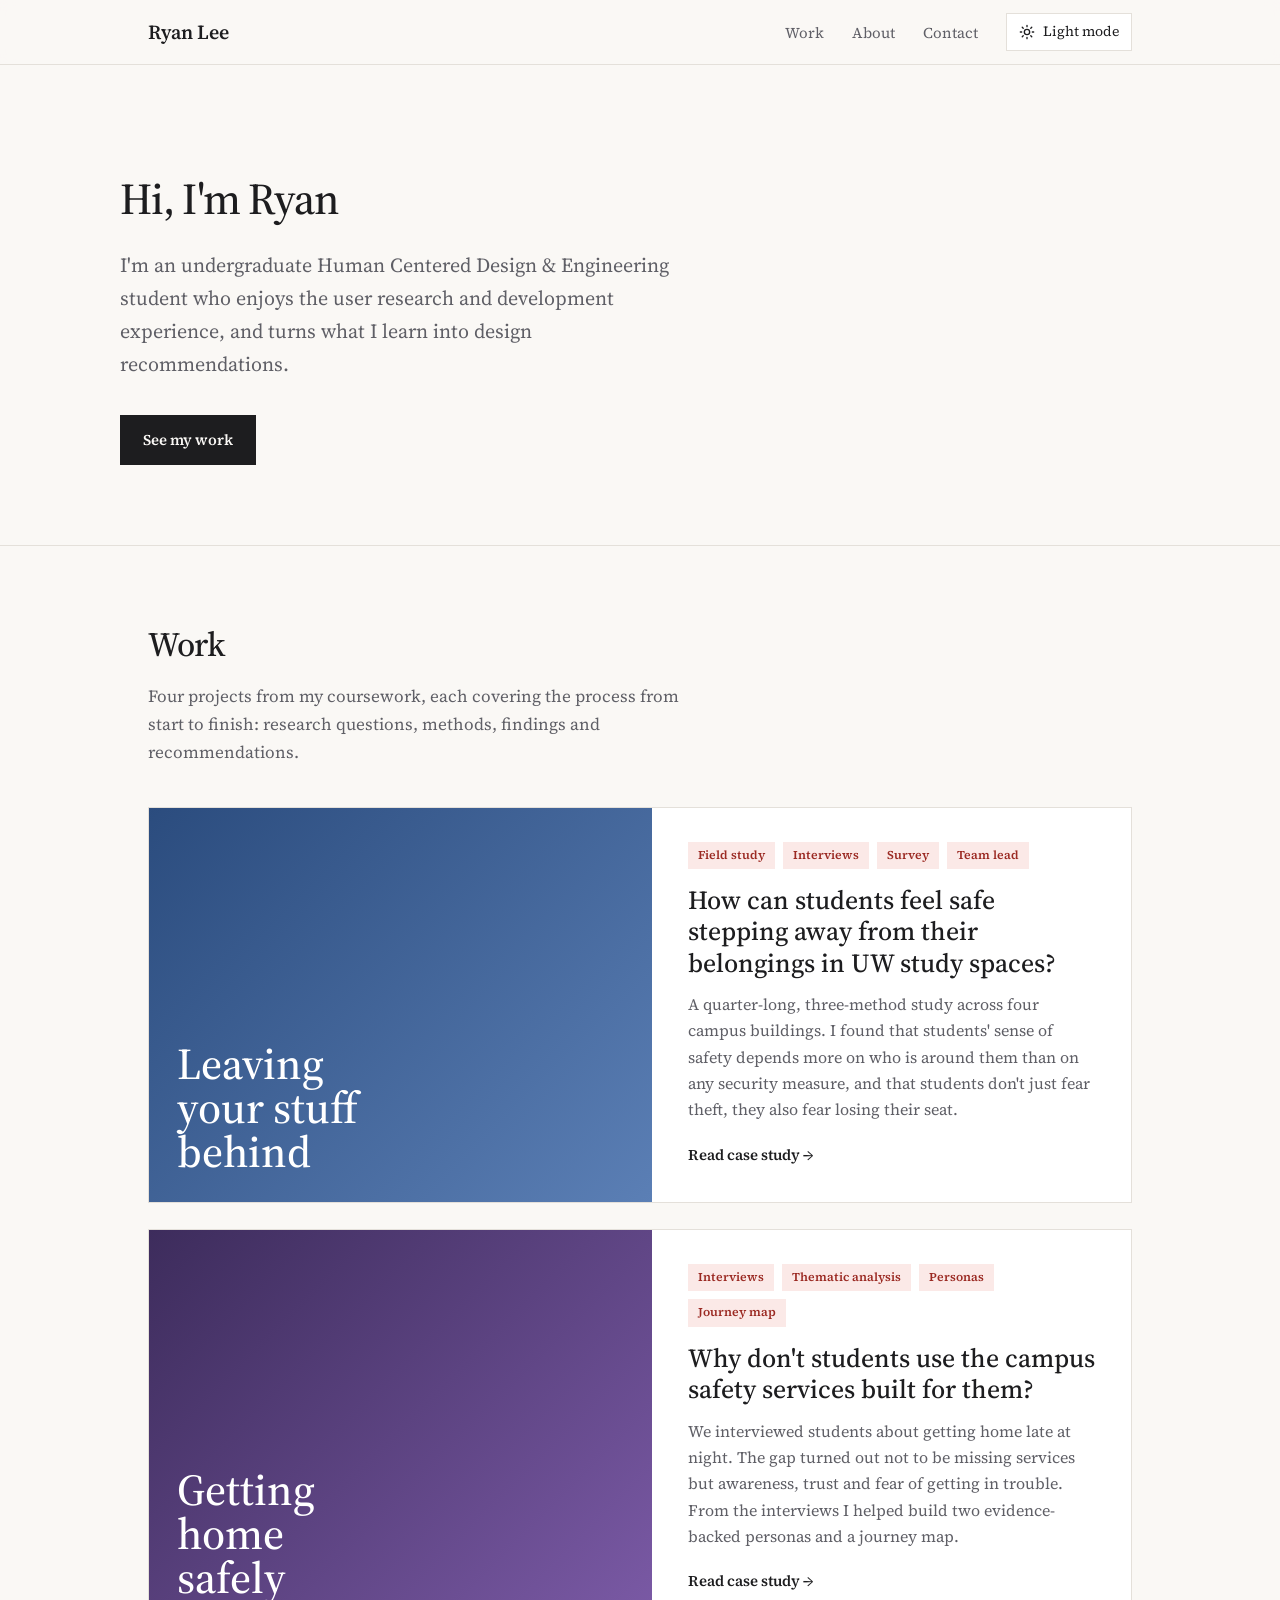
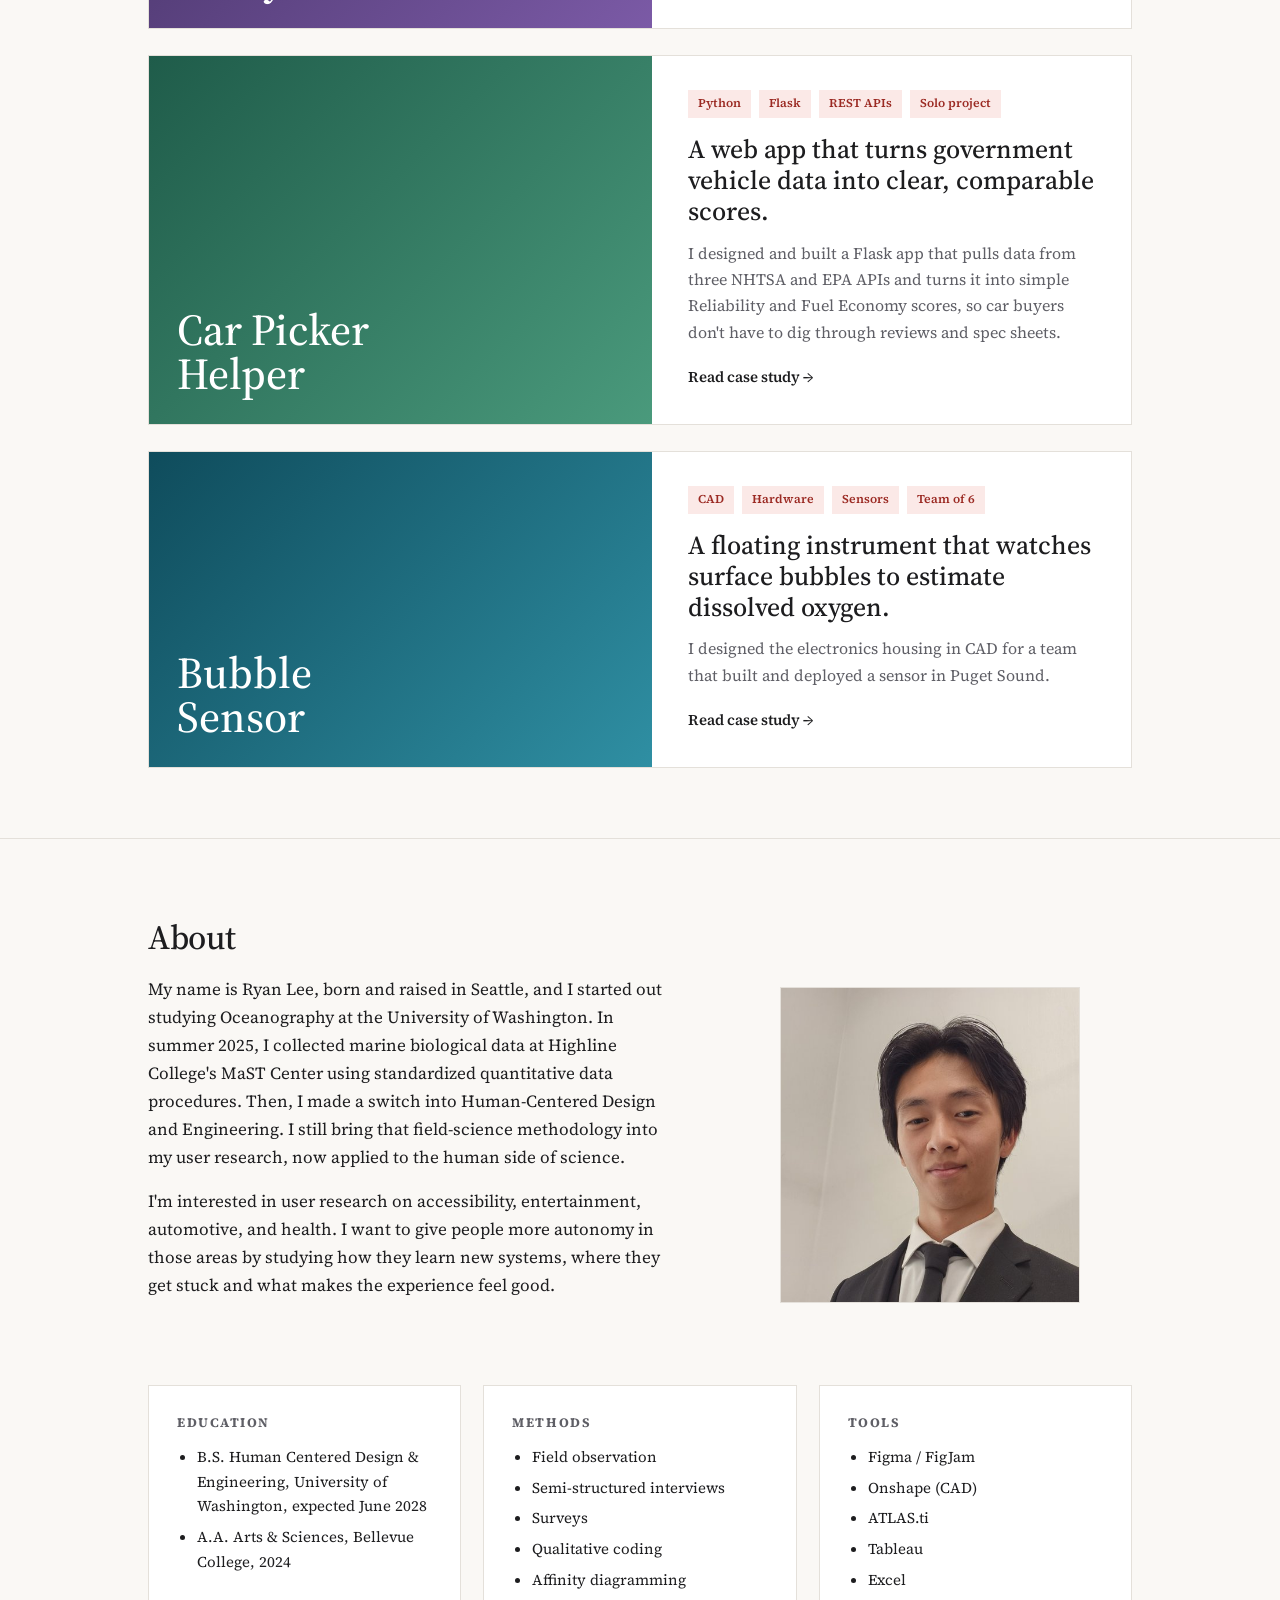
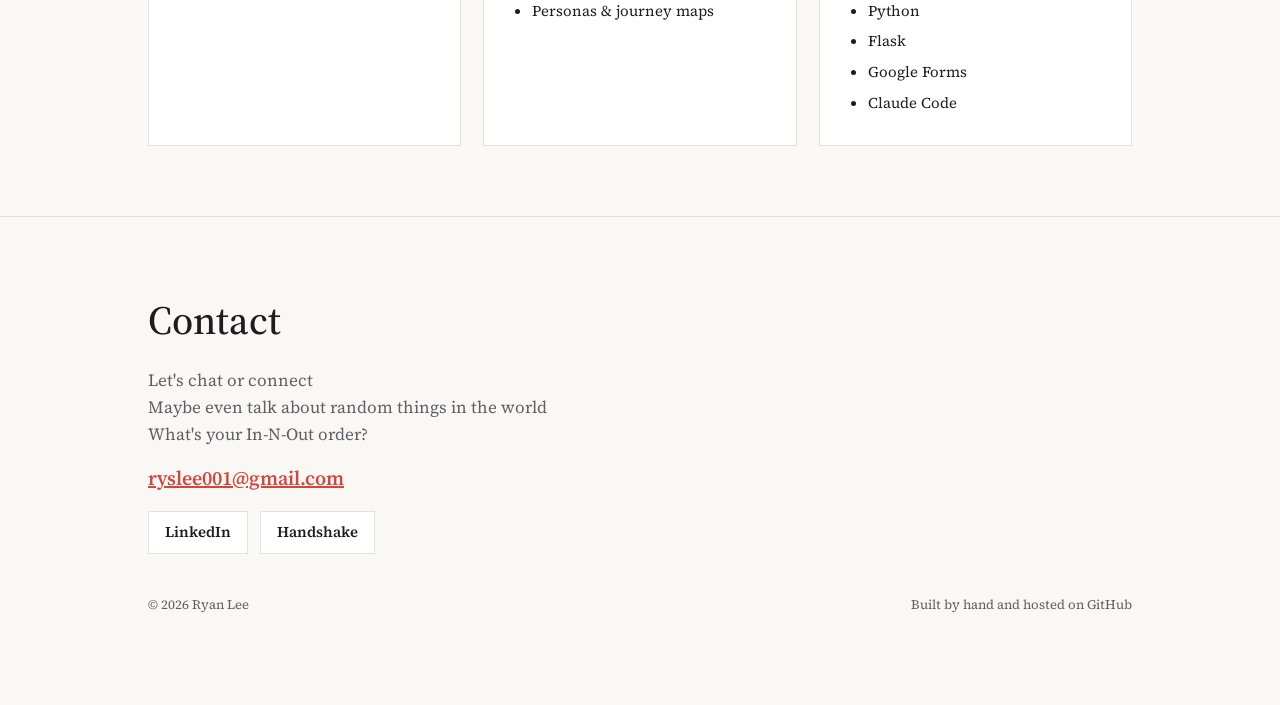
<file: index.html>
<!DOCTYPE html>
<html lang="en">
<head>
<meta charset="utf-8">
<meta name="viewport" content="width=device-width,initial-scale=1">
<title>Ryan Lee — UX Research Portfolio</title>
<meta name="description" content="Ryan Lee, Human Centered Design & Engineering student at the University of Washington. User research case studies.">
<link rel="preconnect" href="https://fonts.googleapis.com"><link rel="preconnect" href="https://fonts.gstatic.com" crossorigin>
<link href="https://fonts.googleapis.com/css2?family=Source+Serif+4:ital,opsz,wght@0,8..60,400;0,8..60,500;0,8..60,600;1,8..60,400&display=swap" rel="stylesheet">
<script>try{if(localStorage.getItem("theme")==="dark")document.documentElement.setAttribute("data-theme","dark")}catch(e){}</script>
<link rel="stylesheet" href="style.css?v=13">
</head>
<body>
<header class="nav"><div class="wrap">
  <a class="logo" href="index.html">Ryan Lee</a>
  <div class="nav-right"><nav><a href="#work">Work</a><a href="#about">About</a><a href="#contact">Contact</a></nav><button class="theme-toggle" type="button" aria-label="Switch color theme"><svg class="sun" viewBox="0 0 24 24" fill="none" stroke="currentColor" stroke-width="2" stroke-linecap="round" aria-hidden="true"><circle cx="12" cy="12" r="4"/><path d="M12 2v2M12 20v2M4.9 4.9l1.4 1.4M17.7 17.7l1.4 1.4M2 12h2M20 12h2M4.9 19.1l1.4-1.4M17.7 6.3l1.4-1.4"/></svg><svg class="moon" viewBox="0 0 24 24" fill="none" stroke="currentColor" stroke-width="2" stroke-linecap="round" stroke-linejoin="round" aria-hidden="true"><path d="M21 12.8A9 9 0 1 1 11.2 3a7 7 0 0 0 9.8 9.8z"/></svg><span class="theme-label">Light mode</span></button></div>
</div></header>

<main>
<div class="wrap hero">
  <h1>Hi, I'm Ryan</h1>
  <p class="lede">I'm an undergraduate Human Centered Design &amp; Engineering student who enjoys the user research and development experience, and turns what I learn into design recommendations.</p>
  <div class="cta">
    <a class="btn primary" href="#work">See my work</a>
  </div>
</div>

<section id="work"><div class="wrap">
  <h2 class="section">Work</h2>
  <p class="section-sub">Four projects from my coursework, each covering the process from start to finish: research questions, methods, findings and recommendations.</p>
  <div class="cards">

    <a class="card" href="library-study.html">
      <div class="art a1"><div class="big">Leaving your stuff behind</div></div>
      <div class="body">
        <div class="tags"><span class="tag">Field study</span><span class="tag">Interviews</span><span class="tag">Survey</span><span class="tag">Team lead</span></div>
        <h3>How can students feel safe stepping away from their belongings in UW study spaces?</h3>
        <p>A quarter-long, three-method study across four campus buildings. I found that students' sense of safety depends more on who is around them than on any security measure, and that students don't just fear theft, they also fear losing their seat.</p>
        <span class="more">Read case study</span>
      </div>
    </a>

    <a class="card" href="safe-rides-study.html">
      <div class="art a2"><div class="big">Getting home safely</div></div>
      <div class="body">
        <div class="tags"><span class="tag">Interviews</span><span class="tag">Thematic analysis</span><span class="tag">Personas</span><span class="tag">Journey map</span></div>
        <h3>Why don't students use the campus safety services built for them?</h3>
        <p>We interviewed students about getting home late at night. The gap turned out not to be missing services but awareness, trust and fear of getting in trouble. From the interviews I helped build two evidence-backed personas and a journey map.</p>
        <span class="more">Read case study</span>
      </div>
    </a>

    <a class="card" href="car-picker.html">
      <div class="art a3"><div class="big">Car Picker Helper</div></div>
      <div class="body">
        <div class="tags"><span class="tag">Python</span><span class="tag">Flask</span><span class="tag">REST APIs</span><span class="tag">Solo project</span></div>
        <h3>A web app that turns government vehicle data into clear, comparable scores.</h3>
        <p>I designed and built a Flask app that pulls data from three NHTSA and EPA APIs and turns it into simple Reliability and Fuel Economy scores, so car buyers don't have to dig through reviews and spec sheets.</p>
        <span class="more">Read case study</span>
      </div>
    </a>

    <a class="card" href="bubble-sensor.html">
      <div class="art a4"><div class="big">Bubble Sensor</div></div>
      <div class="body">
        <div class="tags"><span class="tag">CAD</span><span class="tag">Hardware</span><span class="tag">Sensors</span><span class="tag">Team of 6</span></div>
        <h3>A floating instrument that watches surface bubbles to estimate dissolved oxygen.</h3>
        <p>I designed the electronics housing in CAD for a team that built and deployed a sensor in Puget Sound.</p>
        <span class="more">Read case study</span>
      </div>
    </a>

  </div>
</div></section>

<section id="about"><div class="wrap">
  <h2 class="section">About</h2>
  <div class="about">
    <div>
      <p>My name is Ryan Lee, born and raised in Seattle, and I started out studying Oceanography at the University of Washington. In summer 2025, I collected marine biological data at Highline College's MaST Center using standardized quantitative data procedures. Then, I made a switch into Human-Centered Design and Engineering. I still bring that field-science methodology into my user research, now applied to the human side of science.</p>
      <p>I'm interested in user research on accessibility, entertainment, automotive, and health. I want to give people more autonomy in those areas by studying how they learn new systems, where they get stuck and what makes the experience feel good.</p>
    </div>
    <div class="side">
    <img class="headshot" src="images/ryan-lee.jpg?v=2" alt="Portrait of Ryan Lee">
    </div>
  </div>
  <div class="fact-row">
    <div class="facts"><h4>Education</h4>
      <ul><li>B.S. Human Centered Design &amp; Engineering, University of Washington, expected June 2028</li><li>A.A. Arts &amp; Sciences, Bellevue College, 2024</li></ul>
    </div>
    <div class="facts"><h4>Methods</h4>
      <ul><li>Field observation</li><li>Semi-structured interviews</li><li>Surveys</li><li>Qualitative coding</li><li>Affinity diagramming</li><li>Personas &amp; journey maps</li></ul>
    </div>
    <div class="facts"><h4>Tools</h4>
      <ul><li>Figma / FigJam</li><li>Onshape (CAD)</li><li>ATLAS.ti</li><li>Tableau</li><li>Excel</li><li>Python</li><li>Flask</li><li>Google Forms</li><li>Claude Code</li></ul>
    </div>
  </div>
</div></section>

</main>

<footer id="contact"><div class="wrap">
  <h2>Contact</h2>
  <p class="contact-note">Let's chat or connect<br>Maybe even talk about random things in the world<br>What's your In-N-Out order?</p>
  <p style="margin-top:14px"><a class="mail" href="mailto:ryslee001@gmail.com">ryslee001@gmail.com</a></p>
  <p class="profiles"><a href="https://www.linkedin.com/in/ryan-lee-9236b7372/" target="_blank" rel="noopener">LinkedIn</a><a href="https://app.joinhandshake.com/profiles/g327gm" target="_blank" rel="noopener">Handshake</a></p>
  <div class="small footbar"><span>© 2026 Ryan Lee</span><span>Built by hand and hosted on GitHub</span></div>
</div></footer>
<script>
(function(){var r=document.documentElement,b=document.querySelector('.theme-toggle');if(!b)return;var l=b.querySelector('.theme-label');
function sync(){var d=r.getAttribute('data-theme')==='dark';l.textContent=d?'Dark mode':'Light mode';b.setAttribute('aria-pressed',d?'true':'false');}
sync();b.addEventListener('click',function(){var d=r.getAttribute('data-theme')==='dark';if(d)r.removeAttribute('data-theme');else r.setAttribute('data-theme','dark');try{localStorage.setItem('theme',d?'light':'dark')}catch(e){}sync();});})();
</script>
</body>
</html>
</file>
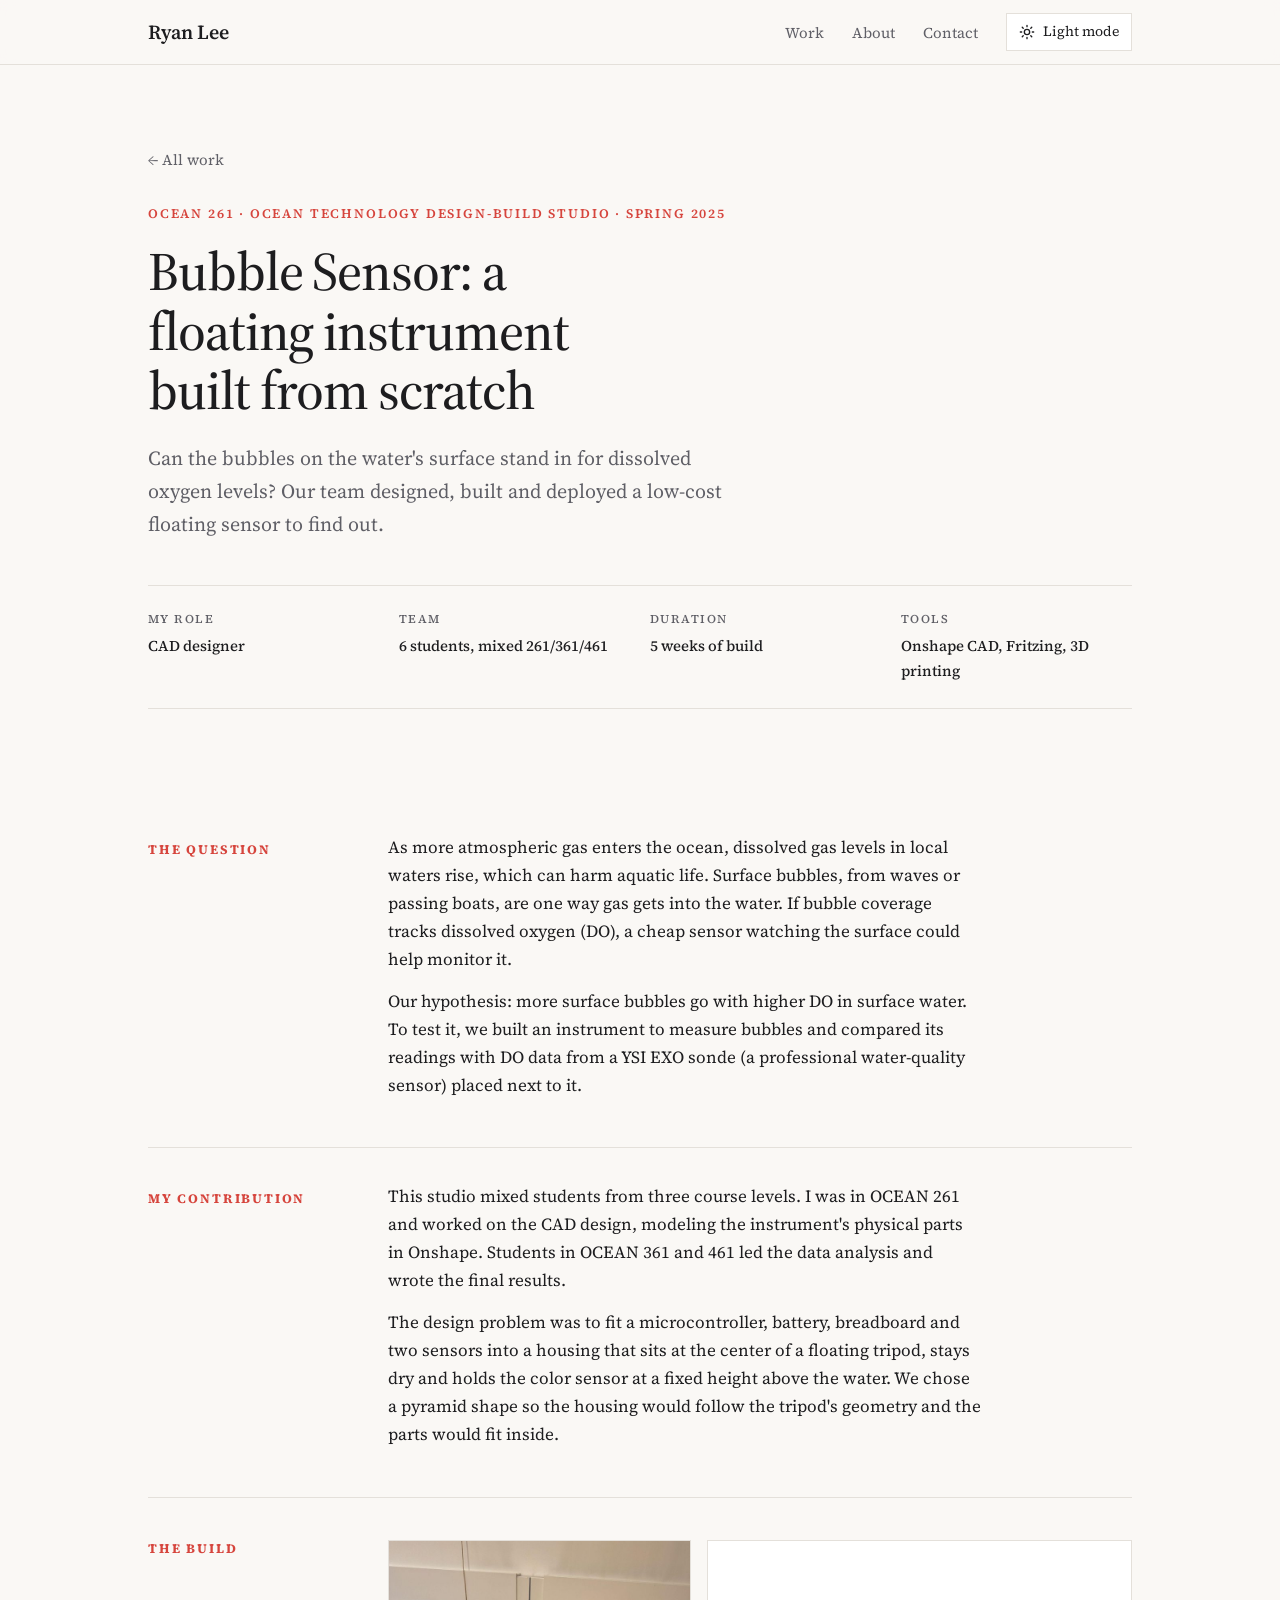
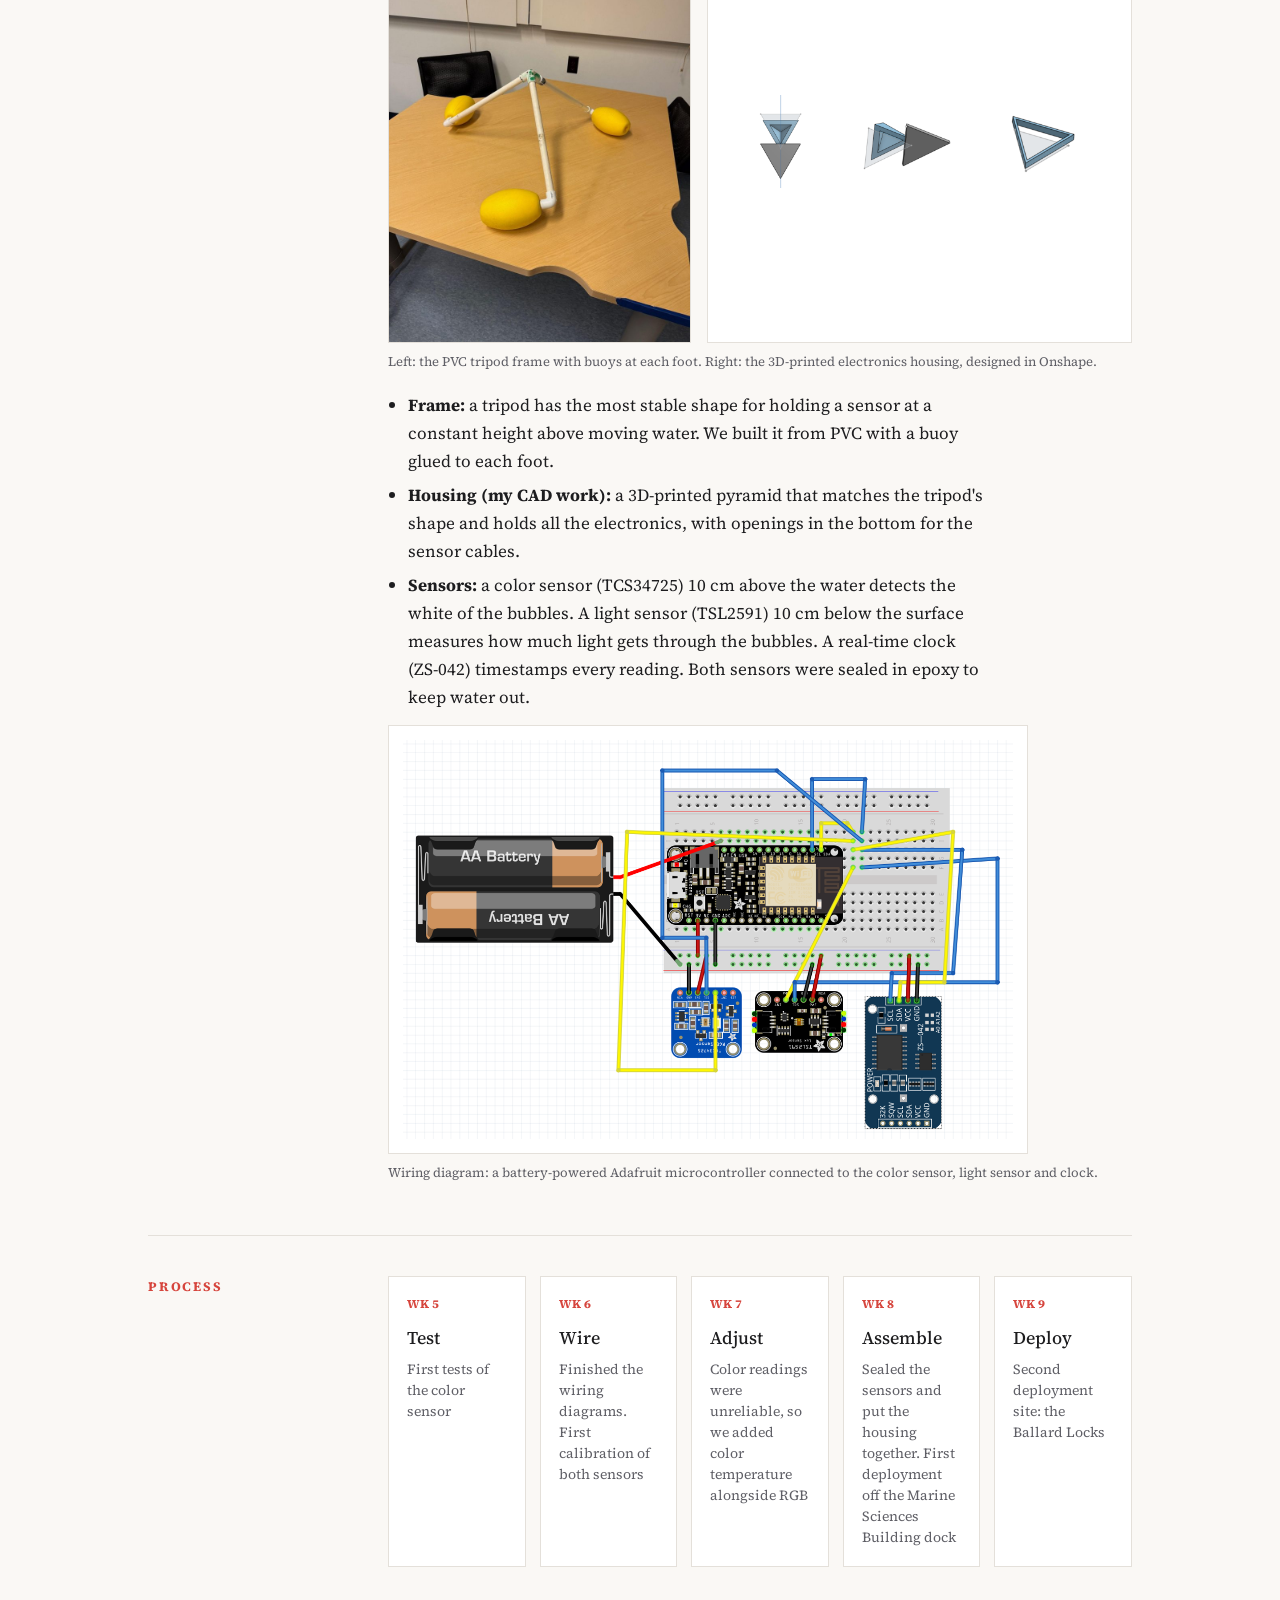
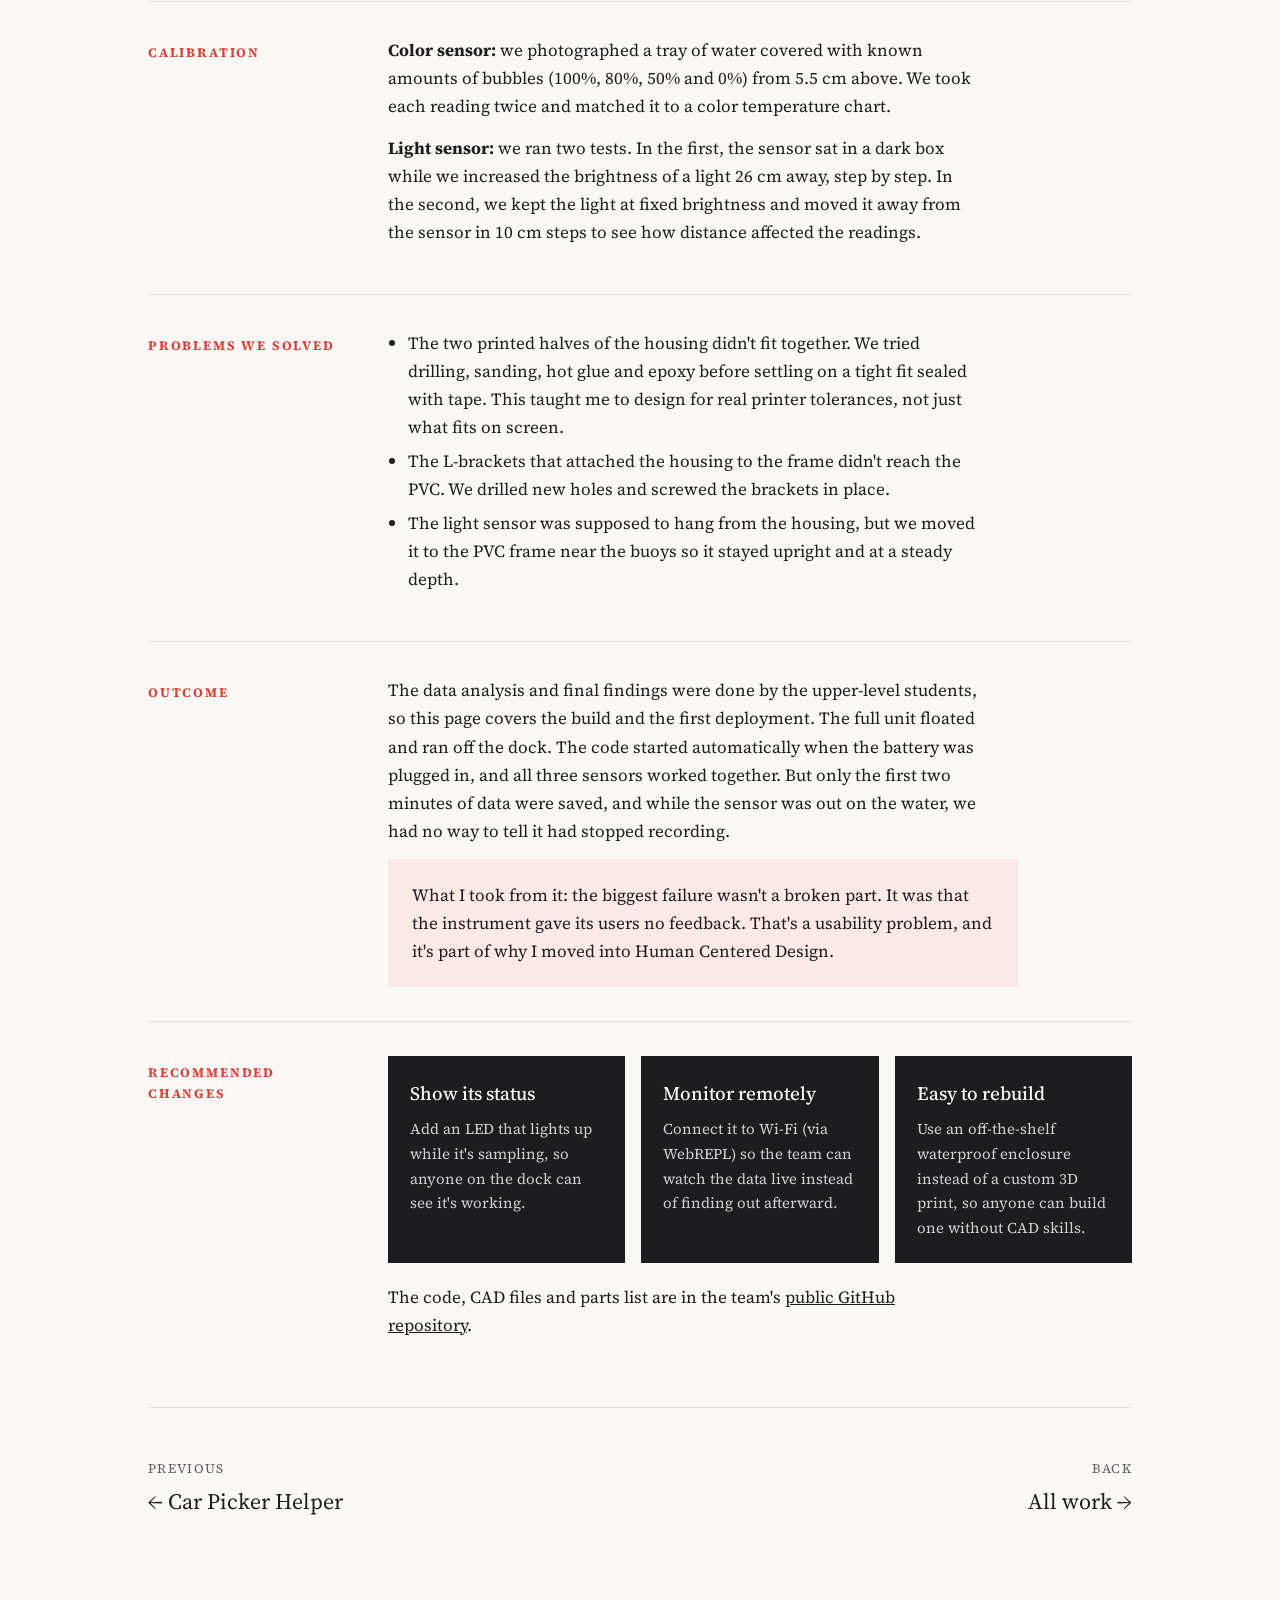
<file: bubble-sensor.html>
<!DOCTYPE html>
<html lang="en">
<head>
<meta charset="utf-8">
<meta name="viewport" content="width=device-width,initial-scale=1">
<title>Bubble Sensor — Ryan Lee</title>
<link rel="preconnect" href="https://fonts.googleapis.com"><link rel="preconnect" href="https://fonts.gstatic.com" crossorigin>
<link href="https://fonts.googleapis.com/css2?family=Source+Serif+4:ital,opsz,wght@0,8..60,400;0,8..60,500;0,8..60,600;1,8..60,400&display=swap" rel="stylesheet">
<script>try{if(localStorage.getItem("theme")==="dark")document.documentElement.setAttribute("data-theme","dark")}catch(e){}</script>
<link rel="stylesheet" href="style.css?v=13">
<style>
  .figs{display:grid;grid-template-columns:1fr 1.4fr;gap:16px;margin:8px 0 6px}
  .fig{background:var(--card);border:1px solid var(--line);border-radius:0;overflow:hidden}
  .fig img{width:100%;height:100%;object-fit:cover}
  .fig.contain img{object-fit:contain;padding:14px;background:#fff}
  figcaption{font-size:13px;color:var(--muted);margin:8px 0 18px}
  @media (max-width:820px){.figs{grid-template-columns:1fr}}
</style>
</head>
<body>
<header class="nav"><div class="wrap">
  <a class="logo" href="index.html">Ryan Lee</a>
  <div class="nav-right"><nav><a href="index.html#work">Work</a><a href="index.html#about">About</a><a href="index.html#contact">Contact</a></nav><button class="theme-toggle" type="button" aria-label="Switch color theme"><svg class="sun" viewBox="0 0 24 24" fill="none" stroke="currentColor" stroke-width="2" stroke-linecap="round" aria-hidden="true"><circle cx="12" cy="12" r="4"/><path d="M12 2v2M12 20v2M4.9 4.9l1.4 1.4M17.7 17.7l1.4 1.4M2 12h2M20 12h2M4.9 19.1l1.4-1.4M17.7 6.3l1.4-1.4"/></svg><svg class="moon" viewBox="0 0 24 24" fill="none" stroke="currentColor" stroke-width="2" stroke-linecap="round" stroke-linejoin="round" aria-hidden="true"><path d="M21 12.8A9 9 0 1 1 11.2 3a7 7 0 0 0 9.8 9.8z"/></svg><span class="theme-label">Light mode</span></button></div>
</div></header>

<main class="wrap">
  <div class="cs-hero">
    <a class="back" href="index.html#work">← All work</a>
    <p class="eyebrow">OCEAN 261 · Ocean Technology Design-Build Studio · Spring 2025</p>
    <h1>Bubble Sensor: a floating instrument built from scratch</h1>
    <p class="q">Can the bubbles on the water's surface stand in for dissolved oxygen levels? Our team designed, built and deployed a low-cost floating sensor to find out.</p>
    <div class="meta">
      <div><span>My role</span>CAD designer</div>
      <div><span>Team</span>6 students, mixed 261/361/461</div>
      <div><span>Duration</span>5 weeks of build</div>
      <div><span>Tools</span>Onshape CAD, Fritzing, 3D printing</div>
    </div>
  </div>

  <div class="cs">
    <div class="cs-grid">
      <h2>The question</h2>
      <div>
        <p>As more atmospheric gas enters the ocean, dissolved gas levels in local waters rise, which can harm aquatic life. Surface bubbles, from waves or passing boats, are one way gas gets into the water. If bubble coverage tracks dissolved oxygen (DO), a cheap sensor watching the surface could help monitor it.</p>
        <p>Our hypothesis: more surface bubbles go with higher DO in surface water. To test it, we built an instrument to measure bubbles and compared its readings with DO data from a YSI EXO sonde (a professional water-quality sensor) placed next to it.</p>
      </div>
    </div>

    <div class="cs-grid">
      <h2>My contribution</h2>
      <div>
        <p>This studio mixed students from three course levels. I was in OCEAN 261 and worked on the CAD design, modeling the instrument's physical parts in Onshape. Students in OCEAN 361 and 461 led the data analysis and wrote the final results.</p>
        <p>The design problem was to fit a microcontroller, battery, breadboard and two sensors into a housing that sits at the center of a floating tripod, stays dry and holds the color sensor at a fixed height above the water. We chose a pyramid shape so the housing would follow the tripod's geometry and the parts would fit inside.</p>
      </div>
    </div>

    <div class="cs-grid">
      <h2>The build</h2>
      <div>
        <div class="figs">
          <div class="fig"><img src="images/bubble-tripod.jpg" alt="PVC tripod frame with yellow buoys at each foot, resting on a table"></div>
          <div class="fig contain"><img src="images/bubble-cad.png" alt="Three CAD views of the triangular pyramid electronics housing"></div>
        </div>
        <figcaption>Left: the PVC tripod frame with buoys at each foot. Right: the 3D-printed electronics housing, designed in Onshape.</figcaption>
        <ul>
          <li><b>Frame:</b> a tripod has the most stable shape for holding a sensor at a constant height above moving water. We built it from PVC with a buoy glued to each foot.</li>
          <li><b>Housing (my CAD work):</b> a 3D-printed pyramid that matches the tripod's shape and holds all the electronics, with openings in the bottom for the sensor cables.</li>
          <li><b>Sensors:</b> a color sensor (TCS34725) 10 cm above the water detects the white of the bubbles. A light sensor (TSL2591) 10 cm below the surface measures how much light gets through the bubbles. A real-time clock (ZS-042) timestamps every reading. Both sensors were sealed in epoxy to keep water out.</li>
        </ul>
        <div class="fig contain" style="max-width:640px;margin-top:10px"><img src="images/bubble-wiring.png" alt="Fritzing wiring diagram: battery pack, microcontroller, color sensor, light sensor and clock on a breadboard"></div>
        <figcaption>Wiring diagram: a battery-powered Adafruit microcontroller connected to the color sensor, light sensor and clock.</figcaption>
      </div>
    </div>

    <div class="cs-grid">
      <h2>Process</h2>
      <div>
        <div class="process" style="grid-template-columns:repeat(5,1fr)">
          <div class="step"><span class="n">WK 5</span><b>Test</b><small>First tests of the color sensor</small></div>
          <div class="step"><span class="n">WK 6</span><b>Wire</b><small>Finished the wiring diagrams. First calibration of both sensors</small></div>
          <div class="step"><span class="n">WK 7</span><b>Adjust</b><small>Color readings were unreliable, so we added color temperature alongside RGB</small></div>
          <div class="step"><span class="n">WK 8</span><b>Assemble</b><small>Sealed the sensors and put the housing together. First deployment off the Marine Sciences Building dock</small></div>
          <div class="step"><span class="n">WK 9</span><b>Deploy</b><small>Second deployment site: the Ballard Locks</small></div>
        </div>
      </div>
    </div>

    <div class="cs-grid">
      <h2>Calibration</h2>
      <div>
        <p><b>Color sensor:</b> we photographed a tray of water covered with known amounts of bubbles (100%, 80%, 50% and 0%) from 5.5 cm above. We took each reading twice and matched it to a color temperature chart.</p>
        <p><b>Light sensor:</b> we ran two tests. In the first, the sensor sat in a dark box while we increased the brightness of a light 26 cm away, step by step. In the second, we kept the light at fixed brightness and moved it away from the sensor in 10 cm steps to see how distance affected the readings.</p>
      </div>
    </div>

    <div class="cs-grid">
      <h2>Problems we solved</h2>
      <div>
        <ul>
          <li>The two printed halves of the housing didn't fit together. We tried drilling, sanding, hot glue and epoxy before settling on a tight fit sealed with tape. This taught me to design for real printer tolerances, not just what fits on screen.</li>
          <li>The L-brackets that attached the housing to the frame didn't reach the PVC. We drilled new holes and screwed the brackets in place.</li>
          <li>The light sensor was supposed to hang from the housing, but we moved it to the PVC frame near the buoys so it stayed upright and at a steady depth.</li>
        </ul>
      </div>
    </div>

    <div class="cs-grid">
      <h2>Outcome</h2>
      <div>
        <p>The data analysis and final findings were done by the upper-level students, so this page covers the build and the first deployment. The full unit floated and ran off the dock. The code started automatically when the battery was plugged in, and all three sensors worked together. But only the first two minutes of data were saved, and while the sensor was out on the water, we had no way to tell it had stopped recording.</p>
        <div class="callout">
          <p>What I took from it: the biggest failure wasn't a broken part. It was that the instrument gave its users no feedback. That's a usability problem, and it's part of why I moved into Human Centered Design.</p>
        </div>
      </div>
    </div>

    <div class="cs-grid">
      <h2>Recommended changes</h2>
      <div>
        <div class="recs">
          <div class="rec"><b>Show its status</b><p>Add an LED that lights up while it's sampling, so anyone on the dock can see it's working.</p></div>
          <div class="rec"><b>Monitor remotely</b><p>Connect it to Wi-Fi (via WebREPL) so the team can watch the data live instead of finding out afterward.</p></div>
          <div class="rec"><b>Easy to rebuild</b><p>Use an off-the-shelf waterproof enclosure instead of a custom 3D print, so anyone can build one without CAD skills.</p></div>
        </div>
        <p style="margin-top:20px">The code, CAD files and parts list are in the team's <a href="https://github.com/mhavely/ocean-n61-bubble-sensor">public GitHub repository</a>.</p>
      </div>
    </div>
  </div>

  <div class="next">
    <a href="car-picker.html"><span>Previous</span>← Car Picker Helper</a>
    <a href="index.html#work" style="text-align:right"><span>Back</span>All work →</a>
  </div>
</main>
<script>
(function(){var r=document.documentElement,b=document.querySelector('.theme-toggle');if(!b)return;var l=b.querySelector('.theme-label');
function sync(){var d=r.getAttribute('data-theme')==='dark';l.textContent=d?'Dark mode':'Light mode';b.setAttribute('aria-pressed',d?'true':'false');}
sync();b.addEventListener('click',function(){var d=r.getAttribute('data-theme')==='dark';if(d)r.removeAttribute('data-theme');else r.setAttribute('data-theme','dark');try{localStorage.setItem('theme',d?'light':'dark')}catch(e){}sync();});})();
</script>
</body>
</html>
</file>
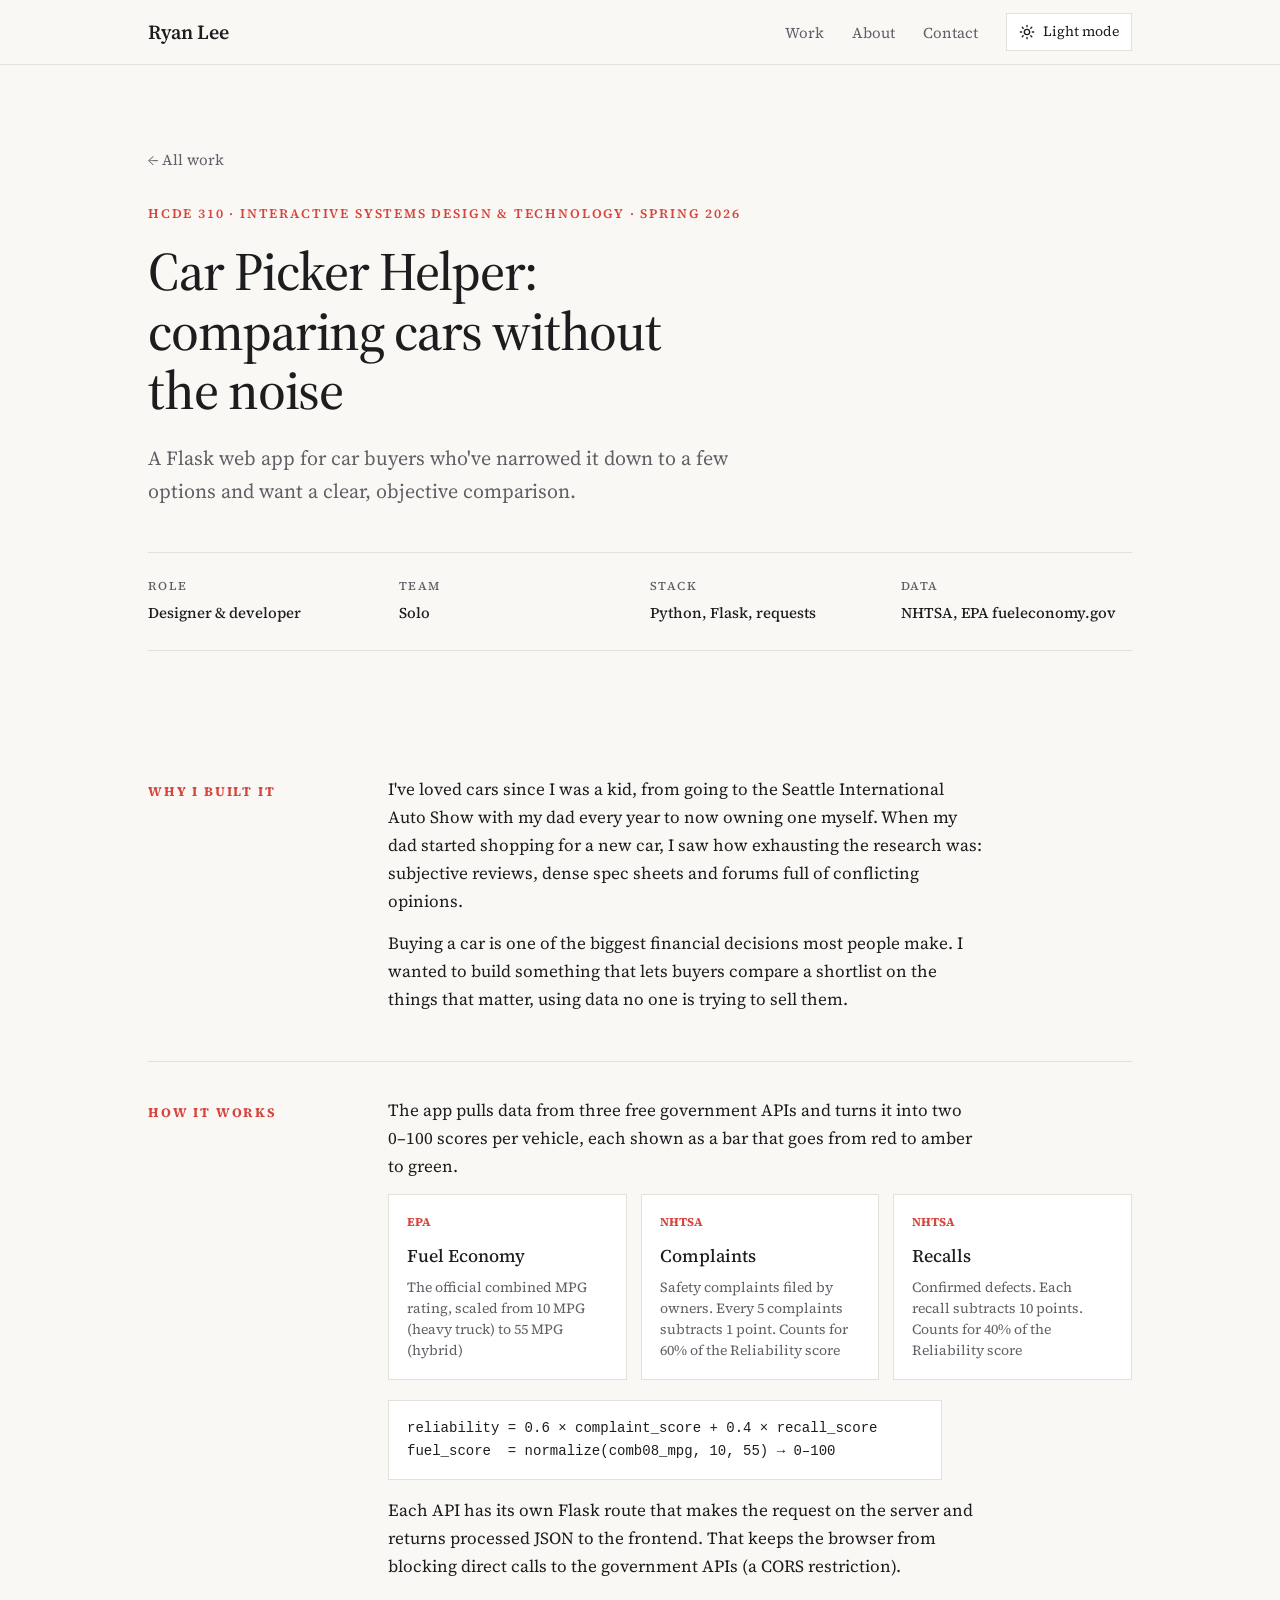
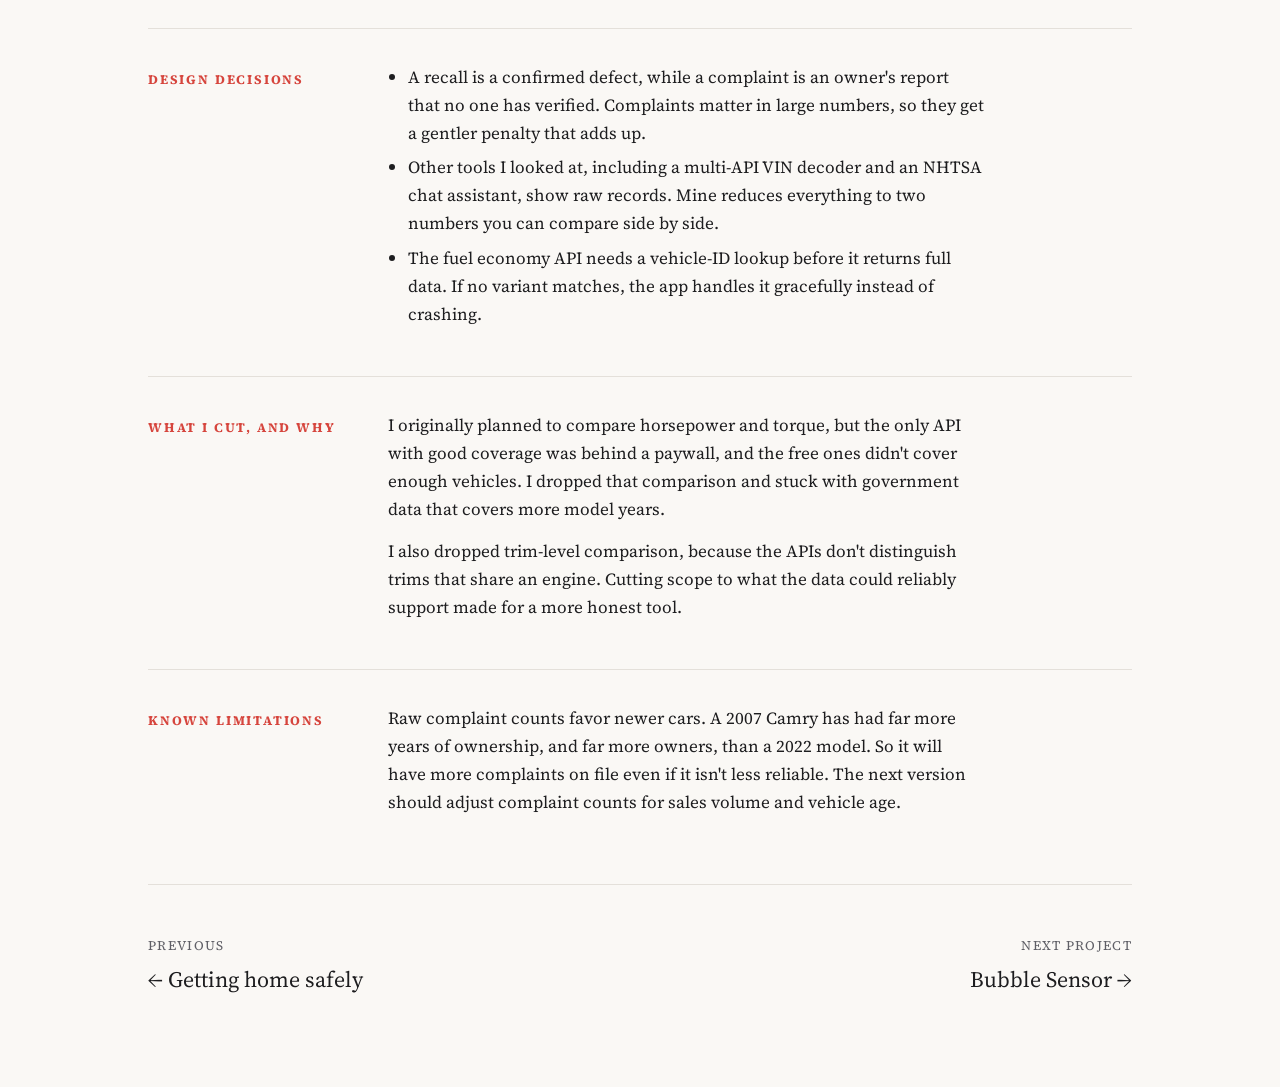
<file: car-picker.html>
<!DOCTYPE html>
<html lang="en">
<head>
<meta charset="utf-8">
<meta name="viewport" content="width=device-width,initial-scale=1">
<title>Car Picker Helper — Ryan Lee</title>
<link rel="preconnect" href="https://fonts.googleapis.com"><link rel="preconnect" href="https://fonts.gstatic.com" crossorigin>
<link href="https://fonts.googleapis.com/css2?family=Source+Serif+4:ital,opsz,wght@0,8..60,400;0,8..60,500;0,8..60,600;1,8..60,400&display=swap" rel="stylesheet">
<script>try{if(localStorage.getItem("theme")==="dark")document.documentElement.setAttribute("data-theme","dark")}catch(e){}</script>
<link rel="stylesheet" href="style.css?v=13">
</head>
<body>
<header class="nav"><div class="wrap">
  <a class="logo" href="index.html">Ryan Lee</a>
  <div class="nav-right"><nav><a href="index.html#work">Work</a><a href="index.html#about">About</a><a href="index.html#contact">Contact</a></nav><button class="theme-toggle" type="button" aria-label="Switch color theme"><svg class="sun" viewBox="0 0 24 24" fill="none" stroke="currentColor" stroke-width="2" stroke-linecap="round" aria-hidden="true"><circle cx="12" cy="12" r="4"/><path d="M12 2v2M12 20v2M4.9 4.9l1.4 1.4M17.7 17.7l1.4 1.4M2 12h2M20 12h2M4.9 19.1l1.4-1.4M17.7 6.3l1.4-1.4"/></svg><svg class="moon" viewBox="0 0 24 24" fill="none" stroke="currentColor" stroke-width="2" stroke-linecap="round" stroke-linejoin="round" aria-hidden="true"><path d="M21 12.8A9 9 0 1 1 11.2 3a7 7 0 0 0 9.8 9.8z"/></svg><span class="theme-label">Light mode</span></button></div>
</div></header>

<main class="wrap">
  <div class="cs-hero">
    <a class="back" href="index.html#work">← All work</a>
    <p class="eyebrow">HCDE 310 · Interactive Systems Design &amp; Technology · Spring 2026</p>
    <h1>Car Picker Helper: comparing cars without the noise</h1>
    <p class="q">A Flask web app for car buyers who've narrowed it down to a few options and want a clear, objective comparison.</p>
    <div class="meta">
      <div><span>Role</span>Designer &amp; developer</div>
      <div><span>Team</span>Solo</div>
      <div><span>Stack</span>Python, Flask, requests</div>
      <div><span>Data</span>NHTSA, EPA fueleconomy.gov</div>
    </div>
  </div>

  <div class="cs">
    <div class="cs-grid">
      <h2>Why I built it</h2>
      <div>
        <p>I've loved cars since I was a kid, from going to the Seattle International Auto Show with my dad every year to now owning one myself. When my dad started shopping for a new car, I saw how exhausting the research was: subjective reviews, dense spec sheets and forums full of conflicting opinions.</p>
        <p>Buying a car is one of the biggest financial decisions most people make. I wanted to build something that lets buyers compare a shortlist on the things that matter, using data no one is trying to sell them.</p>
      </div>
    </div>

    <div class="cs-grid">
      <h2>How it works</h2>
      <div>
        <p>The app pulls data from three free government APIs and turns it into two 0–100 scores per vehicle, each shown as a bar that goes from red to amber to green.</p>
        <div class="process" style="grid-template-columns:repeat(3,1fr)">
          <div class="step"><span class="n">EPA</span><b>Fuel Economy</b><small>The official combined MPG rating, scaled from 10 MPG (heavy truck) to 55 MPG (hybrid)</small></div>
          <div class="step"><span class="n">NHTSA</span><b>Complaints</b><small>Safety complaints filed by owners. Every 5 complaints subtracts 1 point. Counts for 60% of the Reliability score</small></div>
          <div class="step"><span class="n">NHTSA</span><b>Recalls</b><small>Confirmed defects. Each recall subtracts 10 points. Counts for 40% of the Reliability score</small></div>
        </div>
        <div class="formula" style="margin-top:20px">reliability = 0.6 × complaint_score + 0.4 × recall_score
fuel_score  = normalize(comb08_mpg, 10, 55) → 0–100</div>
        <p>Each API has its own Flask route that makes the request on the server and returns processed JSON to the frontend. That keeps the browser from blocking direct calls to the government APIs (a CORS restriction).</p>
      </div>
    </div>

    <div class="cs-grid">
      <h2>Design decisions</h2>
      <div>
        <ul>
          <li>A recall is a confirmed defect, while a complaint is an owner's report that no one has verified. Complaints matter in large numbers, so they get a gentler penalty that adds up.</li>
          <li>Other tools I looked at, including a multi-API VIN decoder and an NHTSA chat assistant, show raw records. Mine reduces everything to two numbers you can compare side by side.</li>
          <li>The fuel economy API needs a vehicle-ID lookup before it returns full data. If no variant matches, the app handles it gracefully instead of crashing.</li>
        </ul>
      </div>
    </div>

    <div class="cs-grid">
      <h2>What I cut, and why</h2>
      <div>
        <p>I originally planned to compare horsepower and torque, but the only API with good coverage was behind a paywall, and the free ones didn't cover enough vehicles. I dropped that comparison and stuck with government data that covers more model years.</p>
        <p>I also dropped trim-level comparison, because the APIs don't distinguish trims that share an engine. Cutting scope to what the data could reliably support made for a more honest tool.</p>
      </div>
    </div>

    <div class="cs-grid">
      <h2>Known limitations</h2>
      <div>
        <p>Raw complaint counts favor newer cars. A 2007 Camry has had far more years of ownership, and far more owners, than a 2022 model. So it will have more complaints on file even if it isn't less reliable. The next version should adjust complaint counts for sales volume and vehicle age.</p>
      </div>
    </div>
  </div>

  <div class="next">
    <a href="safe-rides-study.html"><span>Previous</span>← Getting home safely</a>
    <a href="bubble-sensor.html" style="text-align:right"><span>Next project</span>Bubble Sensor →</a>
  </div>
</main>
<script>
(function(){var r=document.documentElement,b=document.querySelector('.theme-toggle');if(!b)return;var l=b.querySelector('.theme-label');
function sync(){var d=r.getAttribute('data-theme')==='dark';l.textContent=d?'Dark mode':'Light mode';b.setAttribute('aria-pressed',d?'true':'false');}
sync();b.addEventListener('click',function(){var d=r.getAttribute('data-theme')==='dark';if(d)r.removeAttribute('data-theme');else r.setAttribute('data-theme','dark');try{localStorage.setItem('theme',d?'light':'dark')}catch(e){}sync();});})();
</script>
</body>
</html>
</file>
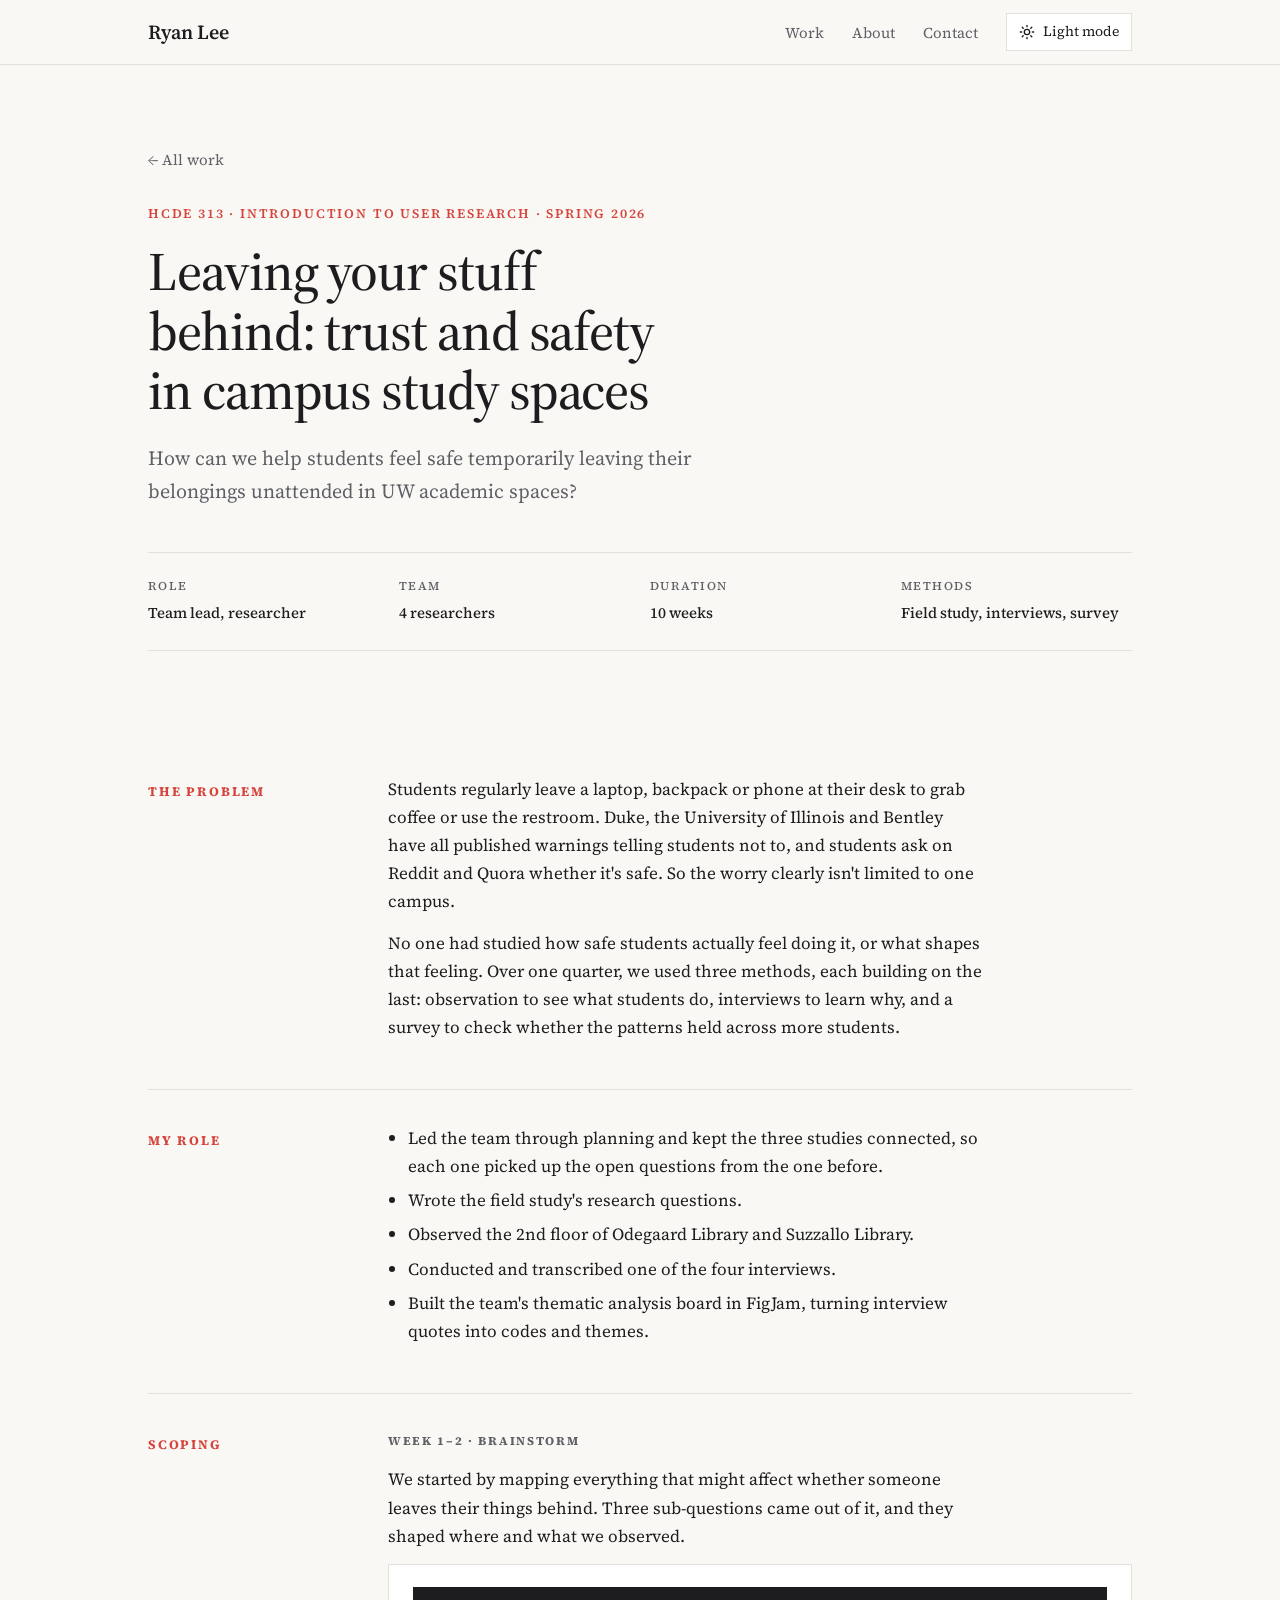
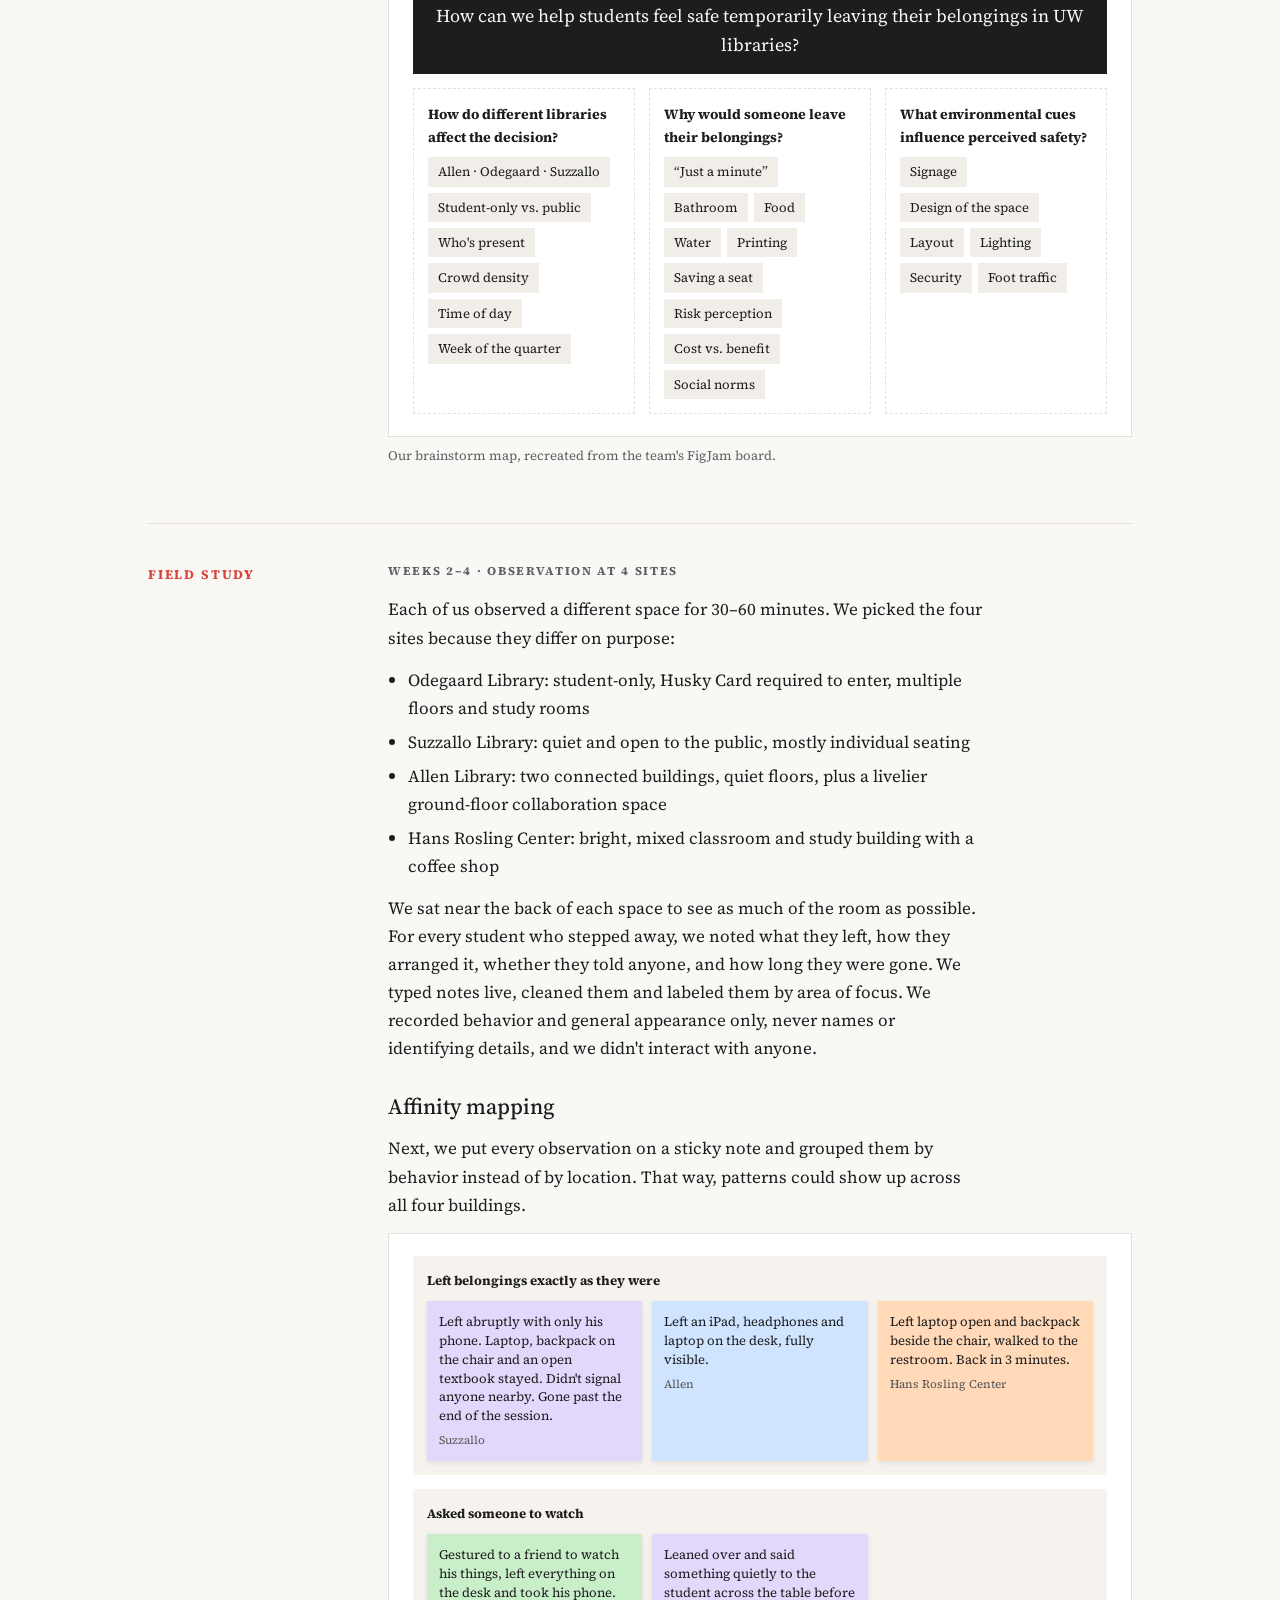
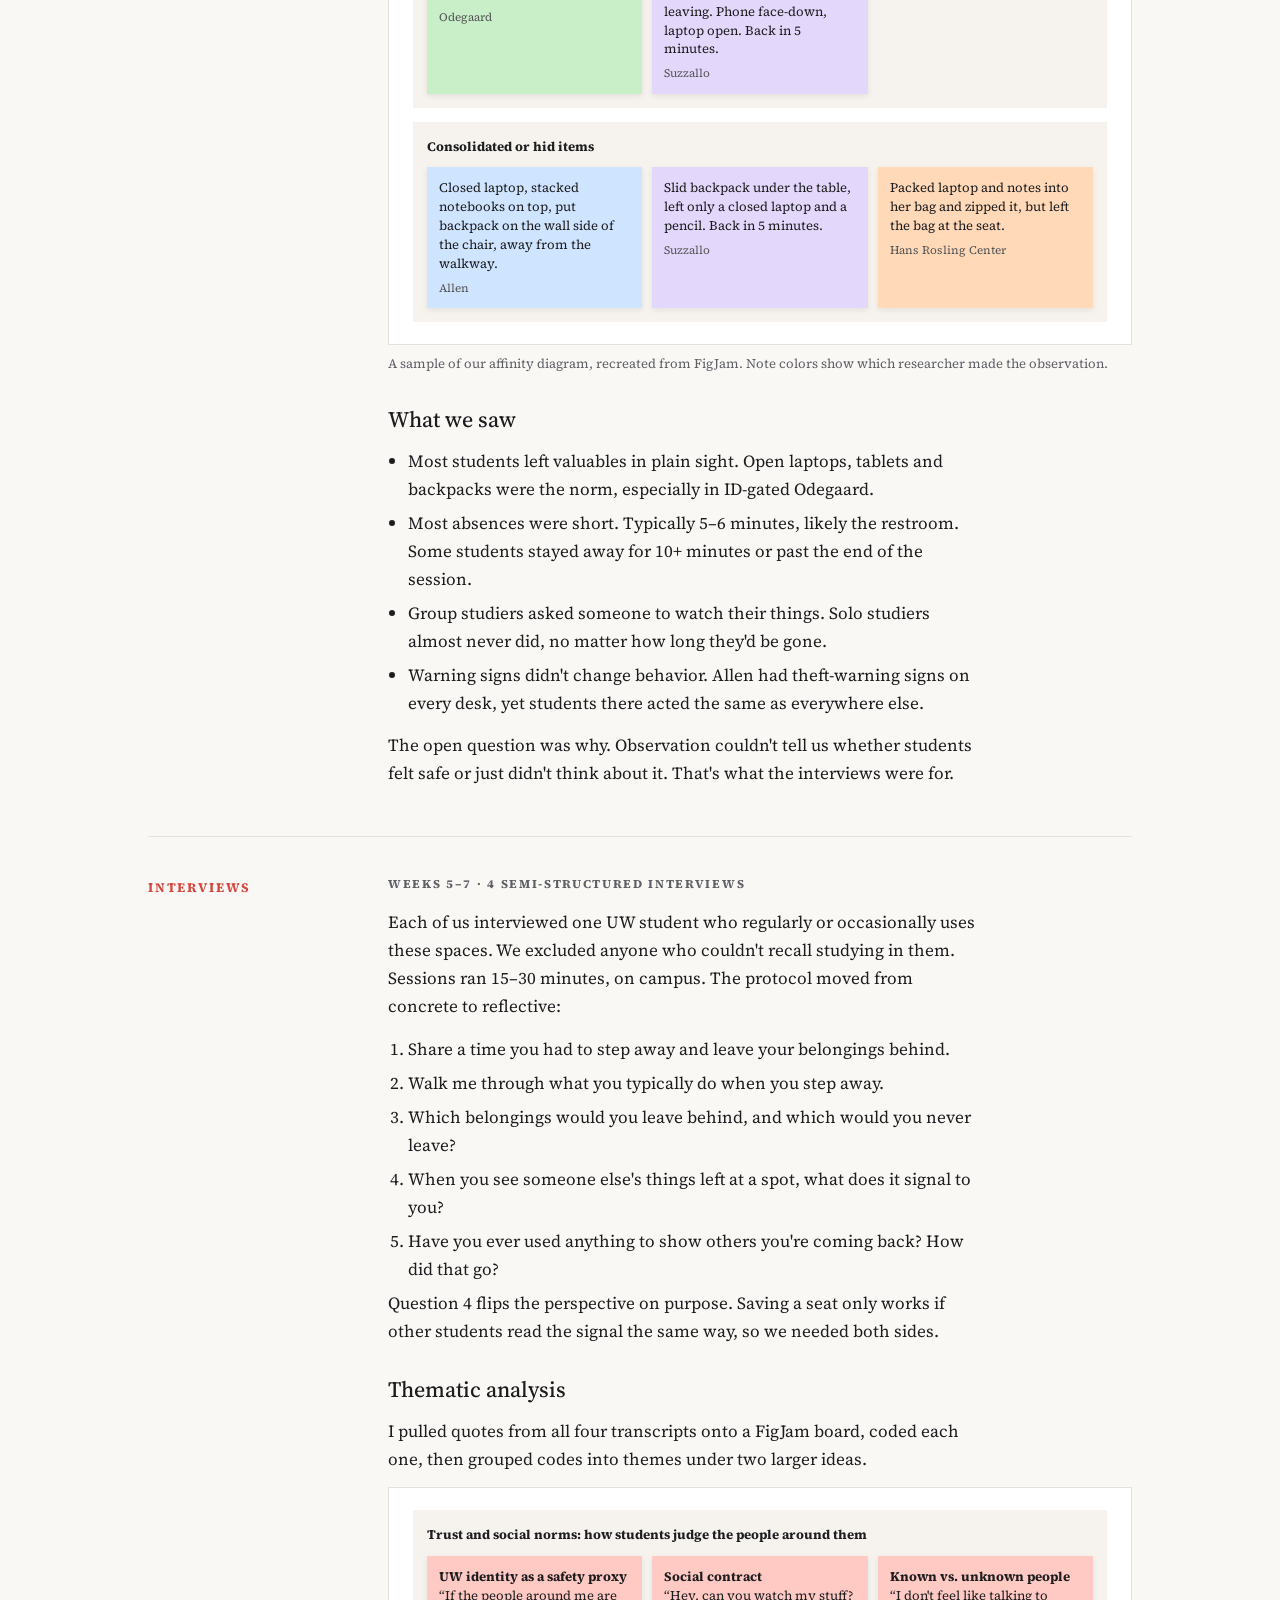
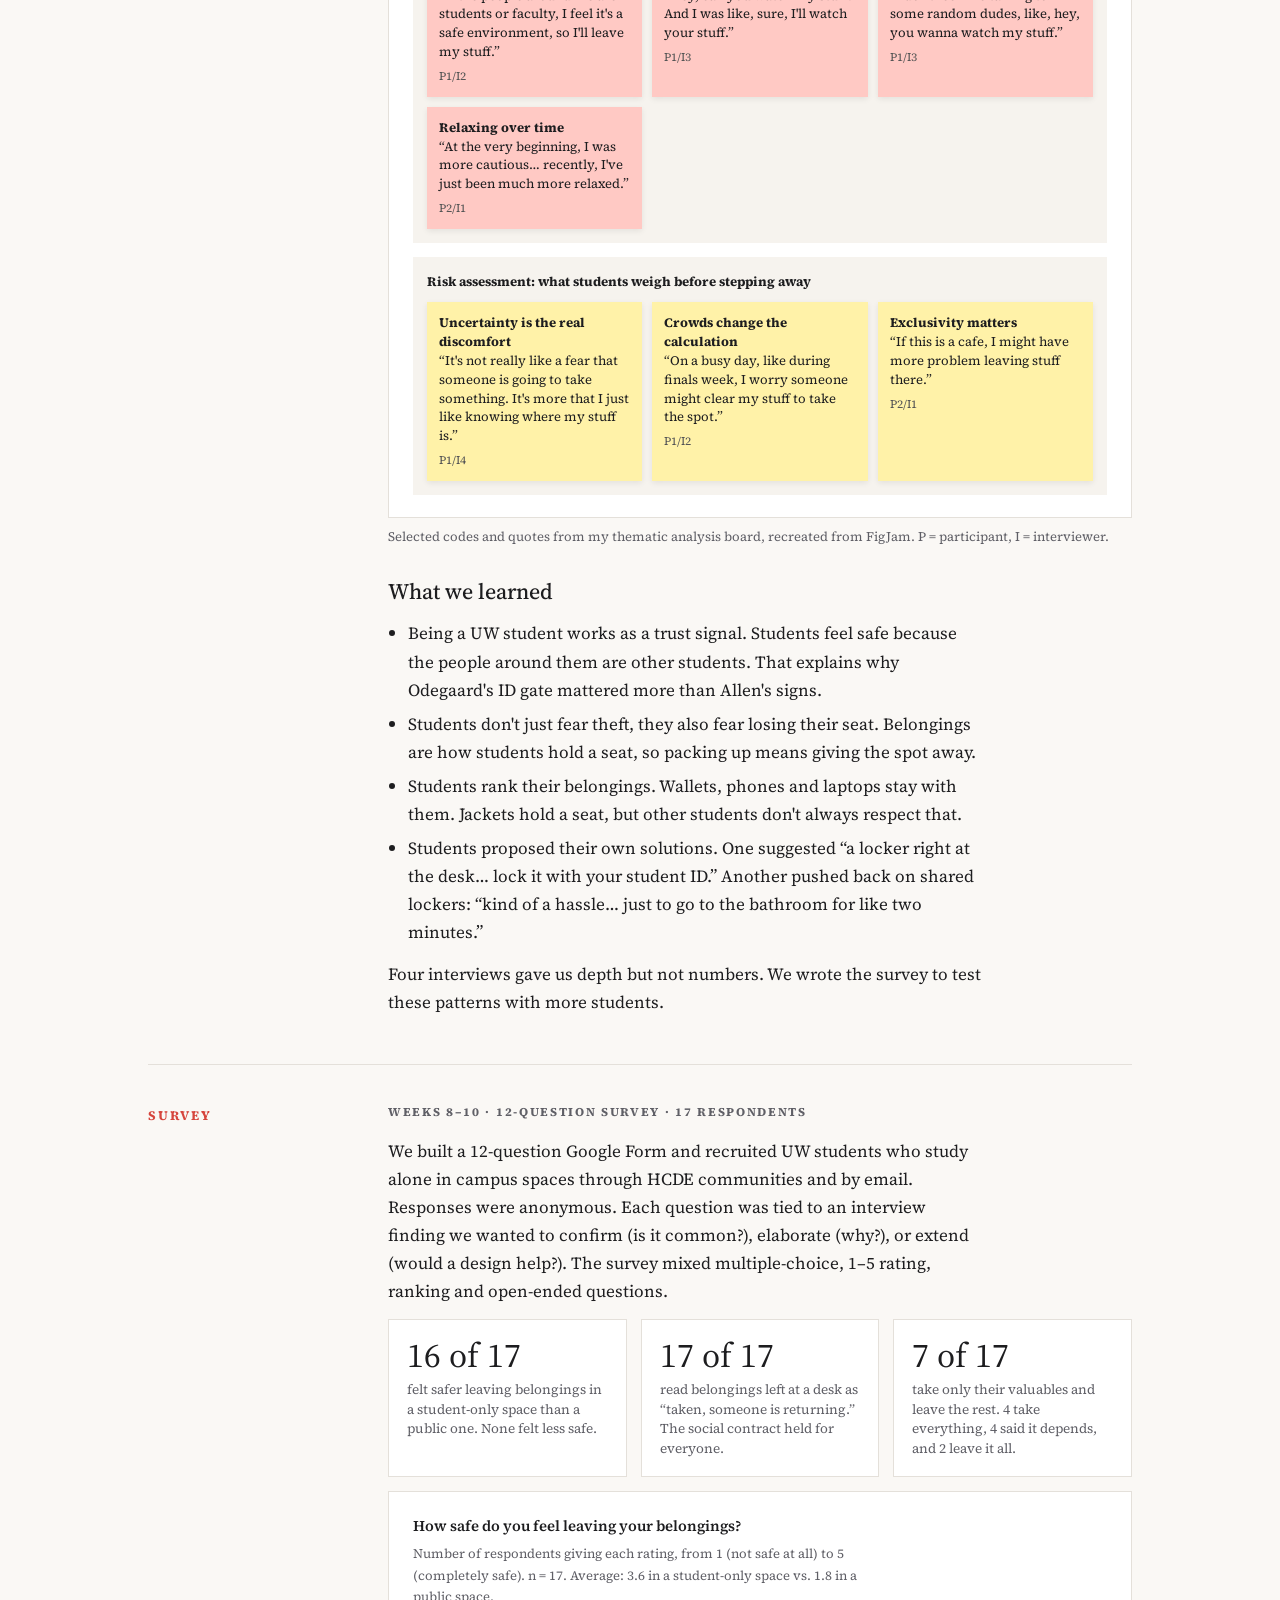
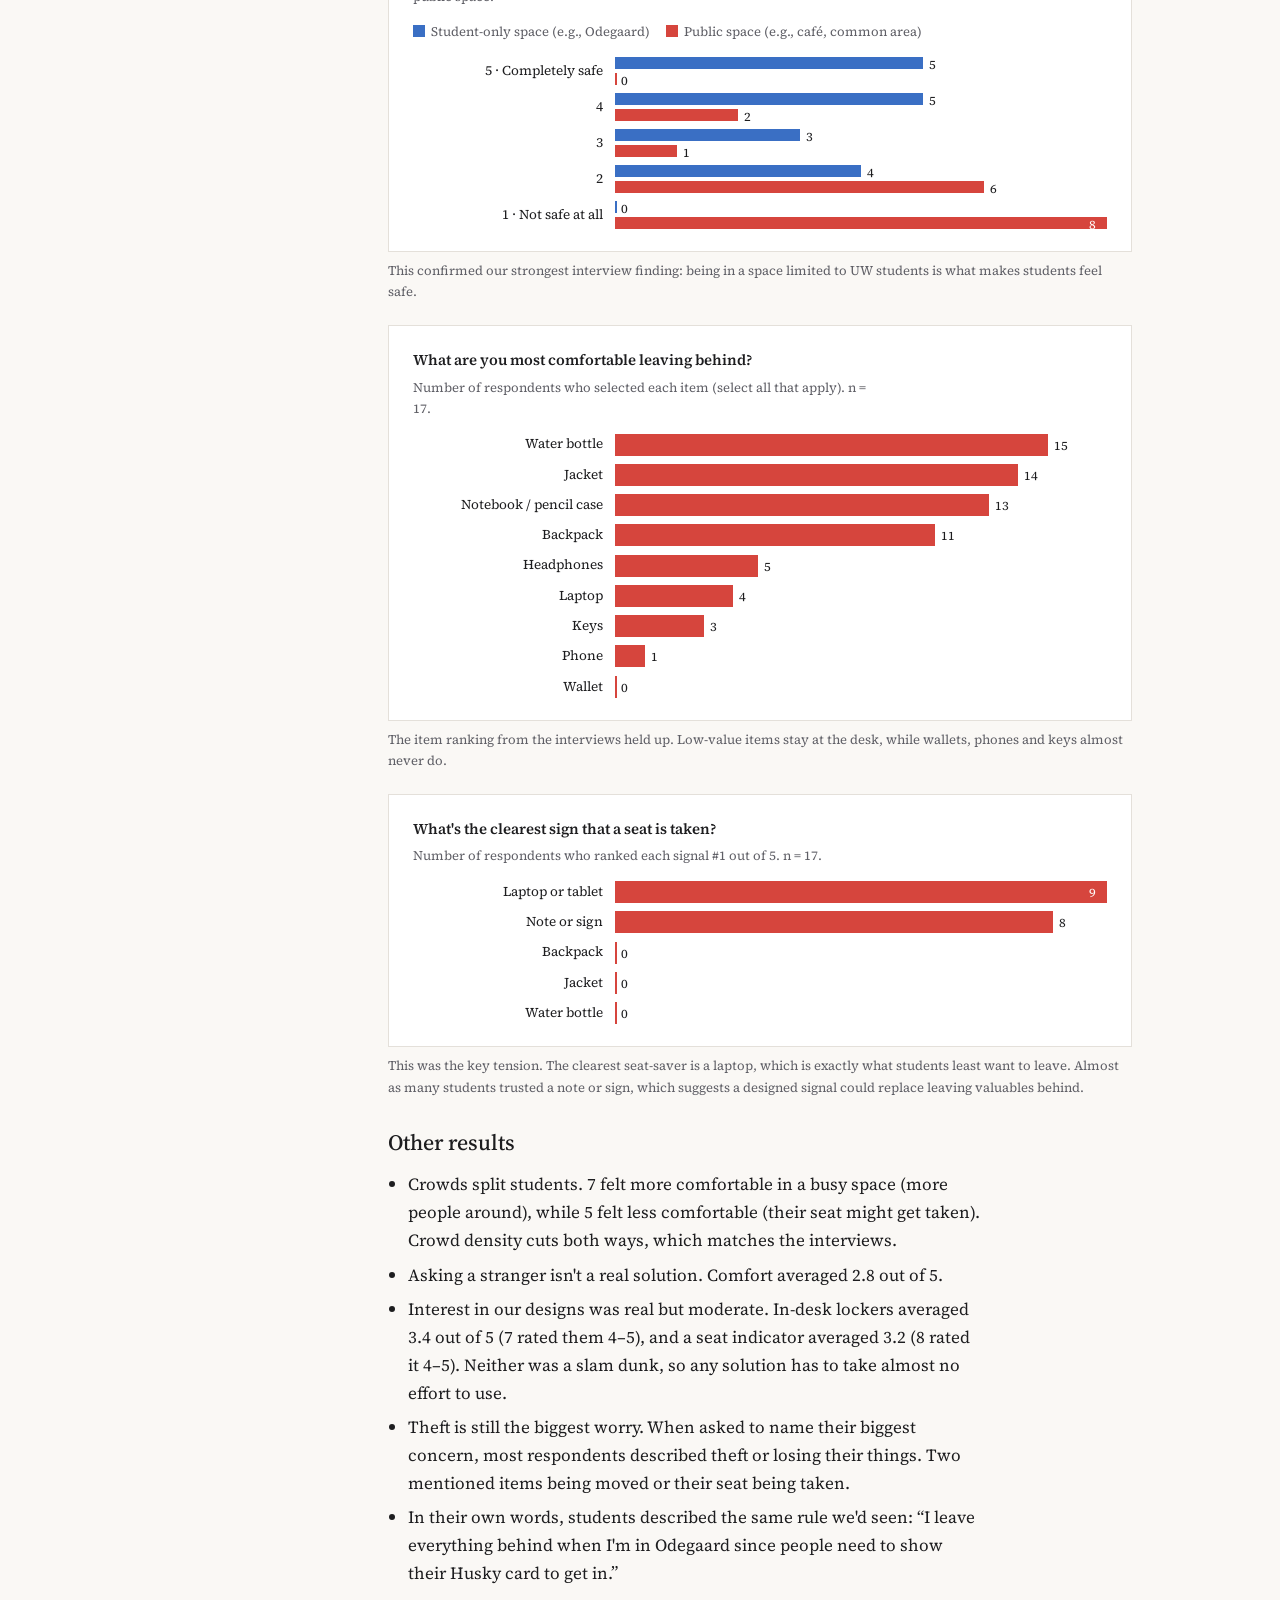
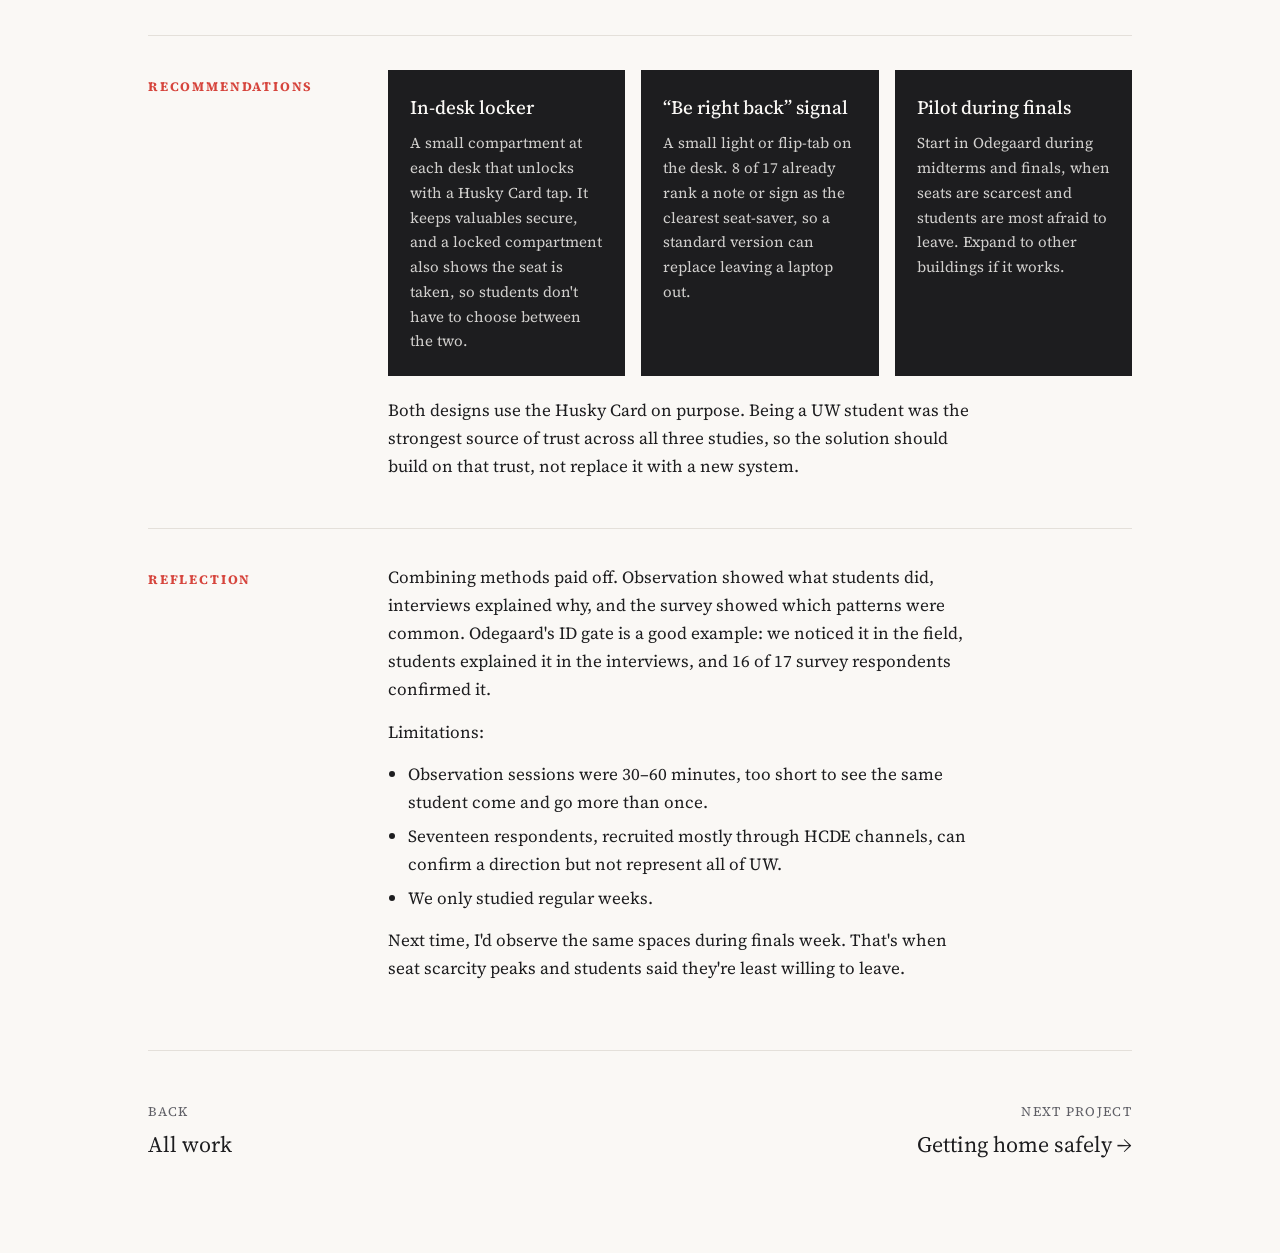
<file: library-study.html>
<!DOCTYPE html>
<html lang="en">
<head>
<meta charset="utf-8">
<meta name="viewport" content="width=device-width,initial-scale=1">
<title>Leaving Your Stuff Behind — Ryan Lee</title>
<link rel="preconnect" href="https://fonts.googleapis.com"><link rel="preconnect" href="https://fonts.gstatic.com" crossorigin>
<link href="https://fonts.googleapis.com/css2?family=Source+Serif+4:ital,opsz,wght@0,8..60,400;0,8..60,500;0,8..60,600;1,8..60,400&display=swap" rel="stylesheet">
<script>try{if(localStorage.getItem("theme")==="dark")document.documentElement.setAttribute("data-theme","dark")}catch(e){}</script>
<link rel="stylesheet" href="style.css?v=13">
<style>
  .phase{font-size:12px;font-weight:700;letter-spacing:.14em;text-transform:uppercase;color:var(--muted);margin:4px 0 6px}
  h3.sub{font-family:var(--serif);font-weight:500;font-size:22px;margin:26px 0 10px}
  .figure{background:var(--card);border:1px solid var(--line);border-radius:0;padding:22px 24px;margin:14px 0 6px;max-width:760px}
  figcaption{font-size:13px;color:var(--muted);margin:8px 0 22px;max-width:760px}

  /* brainstorm map */
  .map{display:grid;grid-template-columns:1fr 1fr 1fr;gap:14px}
  .map .center{grid-column:1/-1;background:var(--ink);color:var(--bg);border-radius:0;padding:14px 22px;text-align:center;font-family:var(--serif);font-size:18px}
  .branch{border:1px dashed var(--line);border-radius:0;padding:14px}
  .branch b{display:block;font-size:14px;margin-bottom:8px}
  .chips{display:flex;flex-wrap:wrap;gap:6px}
  .chip{font-size:13px;padding:4px 10px;border-radius:0;background:#f1eee9}

  /* sticky boards */
  .board{display:grid;gap:14px}
  .cluster{background:var(--raise);border-radius:0;padding:14px}
  .cluster > b{display:block;font-size:13px;margin-bottom:10px}
  .stickies{display:grid;grid-template-columns:repeat(auto-fill,minmax(170px,1fr));gap:10px}
  .sticky{color:#1d1d1f;font-size:13px;line-height:1.45;padding:12px;border-radius:0;box-shadow:0 2px 6px rgba(0,0,0,.08)}
  .s-y{background:#fff2a8}.s-g{background:#c9efc9}.s-v{background:#e3d7fb}.s-o{background:#ffd9b8}.s-b{background:#cfe4ff}.s-r{background:#ffc9c4}
  .sticky small{display:block;margin-top:6px;color:#555;font-size:11.5px}

  /* stats + charts */
  .stats{display:grid;grid-template-columns:repeat(3,1fr);gap:14px;margin:14px 0 6px;max-width:760px}
  .stat{background:var(--card);border:1px solid var(--line);border-radius:0;padding:18px}
  .stat .num{font-family:var(--serif);font-size:34px;line-height:1}
  .stat .lbl{font-size:13.5px;color:var(--muted);margin-top:8px;line-height:1.45}
  .chart h4{font-size:15px;font-weight:600;margin-bottom:4px}
  .chart .note{font-size:13px;color:var(--muted);margin-bottom:14px}
  .bars{display:grid;grid-template-columns:minmax(120px,190px) 1fr;gap:8px 12px;align-items:center}
  .bars .lab{font-size:13.5px;text-align:right}
  .track{position:relative;height:22px}
  .bar{height:22px;border-radius:0;background:#d6453d;min-width:2px}
  .bar.blue{background:#3a6fc4}
  .bar.gray{background:#c9c4bc}
  .val{position:absolute;top:2px;font-size:12.5px;color:var(--ink);white-space:nowrap}
  .pair .track{height:12px}.pair .bar{height:12px}.pair .val{top:-2px}
  .pair-gap{height:4px}
  .legend{display:flex;gap:16px;font-size:13px;color:var(--muted);margin:0 0 14px}
  .legend i{display:inline-block;width:12px;height:12px;border-radius:0;margin-right:6px;vertical-align:-1px}
  .bar[title]:hover{filter:brightness(.92)}
  @media (max-width:820px){.map,.stats{grid-template-columns:1fr}}
</style>
</head>
<body>
<header class="nav"><div class="wrap">
  <a class="logo" href="index.html">Ryan Lee</a>
  <div class="nav-right"><nav><a href="index.html#work">Work</a><a href="index.html#about">About</a><a href="index.html#contact">Contact</a></nav><button class="theme-toggle" type="button" aria-label="Switch color theme"><svg class="sun" viewBox="0 0 24 24" fill="none" stroke="currentColor" stroke-width="2" stroke-linecap="round" aria-hidden="true"><circle cx="12" cy="12" r="4"/><path d="M12 2v2M12 20v2M4.9 4.9l1.4 1.4M17.7 17.7l1.4 1.4M2 12h2M20 12h2M4.9 19.1l1.4-1.4M17.7 6.3l1.4-1.4"/></svg><svg class="moon" viewBox="0 0 24 24" fill="none" stroke="currentColor" stroke-width="2" stroke-linecap="round" stroke-linejoin="round" aria-hidden="true"><path d="M21 12.8A9 9 0 1 1 11.2 3a7 7 0 0 0 9.8 9.8z"/></svg><span class="theme-label">Light mode</span></button></div>
</div></header>

<main class="wrap">
  <div class="cs-hero">
    <a class="back" href="index.html#work">← All work</a>
    <p class="eyebrow">HCDE 313 · Introduction to User Research · Spring 2026</p>
    <h1>Leaving your stuff behind: trust and safety in campus study spaces</h1>
    <p class="q">How can we help students feel safe temporarily leaving their belongings unattended in UW academic spaces?</p>
    <div class="meta">
      <div><span>Role</span>Team lead, researcher</div>
      <div><span>Team</span>4 researchers</div>
      <div><span>Duration</span>10 weeks</div>
      <div><span>Methods</span>Field study, interviews, survey</div>
    </div>
  </div>

  <div class="cs">

    <div class="cs-grid">
      <h2>The problem</h2>
      <div>
        <p>Students regularly leave a laptop, backpack or phone at their desk to grab coffee or use the restroom. Duke, the University of Illinois and Bentley have all published warnings telling students not to, and students ask on Reddit and Quora whether it's safe. So the worry clearly isn't limited to one campus.</p>
        <p>No one had studied how safe students actually feel doing it, or what shapes that feeling. Over one quarter, we used three methods, each building on the last: observation to see what students do, interviews to learn why, and a survey to check whether the patterns held across more students.</p>
      </div>
    </div>

    <div class="cs-grid">
      <h2>My role</h2>
      <div>
        <ul>
          <li>Led the team through planning and kept the three studies connected, so each one picked up the open questions from the one before.</li>
          <li>Wrote the field study's research questions.</li>
          <li>Observed the 2nd floor of Odegaard Library and Suzzallo Library.</li>
          <li>Conducted and transcribed one of the four interviews.</li>
          <li>Built the team's thematic analysis board in FigJam, turning interview quotes into codes and themes.</li>
        </ul>
      </div>
    </div>

    <div class="cs-grid">
      <h2>Scoping</h2>
      <div>
        <p class="phase">Week 1–2 · Brainstorm</p>
        <p>We started by mapping everything that might affect whether someone leaves their things behind. Three sub-questions came out of it, and they shaped where and what we observed.</p>
        <div class="figure">
          <div class="map">
            <div class="center">How can we help students feel safe temporarily leaving their belongings in UW libraries?</div>
            <div class="branch"><b>How do different libraries affect the decision?</b>
              <div class="chips"><span class="chip">Allen · Odegaard · Suzzallo</span><span class="chip">Student-only vs. public</span><span class="chip">Who's present</span><span class="chip">Crowd density</span><span class="chip">Time of day</span><span class="chip">Week of the quarter</span></div></div>
            <div class="branch"><b>Why would someone leave their belongings?</b>
              <div class="chips"><span class="chip">“Just a minute”</span><span class="chip">Bathroom</span><span class="chip">Food</span><span class="chip">Water</span><span class="chip">Printing</span><span class="chip">Saving a seat</span><span class="chip">Risk perception</span><span class="chip">Cost vs. benefit</span><span class="chip">Social norms</span></div></div>
            <div class="branch"><b>What environmental cues influence perceived safety?</b>
              <div class="chips"><span class="chip">Signage</span><span class="chip">Design of the space</span><span class="chip">Layout</span><span class="chip">Lighting</span><span class="chip">Security</span><span class="chip">Foot traffic</span></div></div>
          </div>
        </div>
        <figcaption>Our brainstorm map, recreated from the team's FigJam board.</figcaption>
      </div>
    </div>

    <div class="cs-grid">
      <h2>Field study</h2>
      <div>
        <p class="phase">Weeks 2–4 · Observation at 4 sites</p>
        <p>Each of us observed a different space for 30–60 minutes. We picked the four sites because they differ on purpose:</p>
        <ul>
          <li>Odegaard Library: student-only, Husky Card required to enter, multiple floors and study rooms</li>
          <li>Suzzallo Library: quiet and open to the public, mostly individual seating</li>
          <li>Allen Library: two connected buildings, quiet floors, plus a livelier ground-floor collaboration space</li>
          <li>Hans Rosling Center: bright, mixed classroom and study building with a coffee shop</li>
        </ul>
        <p>We sat near the back of each space to see as much of the room as possible. For every student who stepped away, we noted what they left, how they arranged it, whether they told anyone, and how long they were gone. We typed notes live, cleaned them and labeled them by area of focus. We recorded behavior and general appearance only, never names or identifying details, and we didn't interact with anyone.</p>

        <h3 class="sub">Affinity mapping</h3>
        <p>Next, we put every observation on a sticky note and grouped them by behavior instead of by location. That way, patterns could show up across all four buildings.</p>
        <div class="figure">
          <div class="board">
            <div class="cluster"><b>Left belongings exactly as they were</b>
              <div class="stickies">
                <div class="sticky s-v">Left abruptly with only his phone. Laptop, backpack on the chair and an open textbook stayed. Didn't signal anyone nearby. Gone past the end of the session.<small>Suzzallo</small></div>
                <div class="sticky s-b">Left an iPad, headphones and laptop on the desk, fully visible.<small>Allen</small></div>
                <div class="sticky s-o">Left laptop open and backpack beside the chair, walked to the restroom. Back in 3 minutes.<small>Hans Rosling Center</small></div>
              </div></div>
            <div class="cluster"><b>Asked someone to watch</b>
              <div class="stickies">
                <div class="sticky s-g">Gestured to a friend to watch his things, left everything on the desk and took his phone.<small>Odegaard</small></div>
                <div class="sticky s-v">Leaned over and said something quietly to the student across the table before leaving. Phone face-down, laptop open. Back in 5 minutes.<small>Suzzallo</small></div>
              </div></div>
            <div class="cluster"><b>Consolidated or hid items</b>
              <div class="stickies">
                <div class="sticky s-b">Closed laptop, stacked notebooks on top, put backpack on the wall side of the chair, away from the walkway.<small>Allen</small></div>
                <div class="sticky s-v">Slid backpack under the table, left only a closed laptop and a pencil. Back in 5 minutes.<small>Suzzallo</small></div>
                <div class="sticky s-o">Packed laptop and notes into her bag and zipped it, but left the bag at the seat.<small>Hans Rosling Center</small></div>
              </div></div>
          </div>
        </div>
        <figcaption>A sample of our affinity diagram, recreated from FigJam. Note colors show which researcher made the observation.</figcaption>

        <h3 class="sub">What we saw</h3>
        <ul>
          <li>Most students left valuables in plain sight. Open laptops, tablets and backpacks were the norm, especially in ID-gated Odegaard.</li>
          <li>Most absences were short. Typically 5–6 minutes, likely the restroom. Some students stayed away for 10+ minutes or past the end of the session.</li>
          <li>Group studiers asked someone to watch their things. Solo studiers almost never did, no matter how long they'd be gone.</li>
          <li>Warning signs didn't change behavior. Allen had theft-warning signs on every desk, yet students there acted the same as everywhere else.</li>
        </ul>
        <p>The open question was why. Observation couldn't tell us whether students felt safe or just didn't think about it. That's what the interviews were for.</p>
      </div>
    </div>

    <div class="cs-grid">
      <h2>Interviews</h2>
      <div>
        <p class="phase">Weeks 5–7 · 4 semi-structured interviews</p>
        <p>Each of us interviewed one UW student who regularly or occasionally uses these spaces. We excluded anyone who couldn't recall studying in them. Sessions ran 15–30 minutes, on campus. The protocol moved from concrete to reflective:</p>
        <ol style="margin-left:20px;max-width:64ch">
          <li>Share a time you had to step away and leave your belongings behind.</li>
          <li>Walk me through what you typically do when you step away.</li>
          <li>Which belongings would you leave behind, and which would you never leave?</li>
          <li>When you see someone else's things left at a spot, what does it signal to you?</li>
          <li>Have you ever used anything to show others you're coming back? How did that go?</li>
        </ol>
        <p>Question 4 flips the perspective on purpose. Saving a seat only works if other students read the signal the same way, so we needed both sides.</p>

        <h3 class="sub">Thematic analysis</h3>
        <p>I pulled quotes from all four transcripts onto a FigJam board, coded each one, then grouped codes into themes under two larger ideas.</p>
        <div class="figure">
          <div class="board">
            <div class="cluster"><b>Trust and social norms: how students judge the people around them</b>
              <div class="stickies">
                <div class="sticky s-r"><b>UW identity as a safety proxy</b><br>“If the people around me are students or faculty, I feel it's a safe environment, so I'll leave my stuff.”<small>P1/I2</small></div>
                <div class="sticky s-r"><b>Social contract</b><br>“Hey, can you watch my stuff? And I was like, sure, I'll watch your stuff.”<small>P1/I3</small></div>
                <div class="sticky s-r"><b>Known vs. unknown people</b><br>“I don't feel like talking to some random dudes, like, hey, you wanna watch my stuff.”<small>P1/I3</small></div>
                <div class="sticky s-r"><b>Relaxing over time</b><br>“At the very beginning, I was more cautious… recently, I've just been much more relaxed.”<small>P2/I1</small></div>
              </div></div>
            <div class="cluster"><b>Risk assessment: what students weigh before stepping away</b>
              <div class="stickies">
                <div class="sticky s-y"><b>Uncertainty is the real discomfort</b><br>“It's not really like a fear that someone is going to take something. It's more that I just like knowing where my stuff is.”<small>P1/I4</small></div>
                <div class="sticky s-y"><b>Crowds change the calculation</b><br>“On a busy day, like during finals week, I worry someone might clear my stuff to take the spot.”<small>P1/I2</small></div>
                <div class="sticky s-y"><b>Exclusivity matters</b><br>“If this is a cafe, I might have more problem leaving stuff there.”<small>P2/I1</small></div>
              </div></div>
          </div>
        </div>
        <figcaption>Selected codes and quotes from my thematic analysis board, recreated from FigJam. P = participant, I = interviewer.</figcaption>

        <h3 class="sub">What we learned</h3>
        <ul>
          <li>Being a UW student works as a trust signal. Students feel safe because the people around them are other students. That explains why Odegaard's ID gate mattered more than Allen's signs.</li>
          <li>Students don't just fear theft, they also fear losing their seat. Belongings are how students hold a seat, so packing up means giving the spot away.</li>
          <li>Students rank their belongings. Wallets, phones and laptops stay with them. Jackets hold a seat, but other students don't always respect that.</li>
          <li>Students proposed their own solutions. One suggested “a locker right at the desk… lock it with your student ID.” Another pushed back on shared lockers: “kind of a hassle… just to go to the bathroom for like two minutes.”</li>
        </ul>
        <p>Four interviews gave us depth but not numbers. We wrote the survey to test these patterns with more students.</p>
      </div>
    </div>

    <div class="cs-grid">
      <h2>Survey</h2>
      <div>
        <p class="phase">Weeks 8–10 · 12-question survey · 17 respondents</p>
        <p>We built a 12-question Google Form and recruited UW students who study alone in campus spaces through HCDE communities and by email. Responses were anonymous. Each question was tied to an interview finding we wanted to confirm (is it common?), elaborate (why?), or extend (would a design help?). The survey mixed multiple-choice, 1–5 rating, ranking and open-ended questions.</p>

        <div class="stats">
          <div class="stat"><div class="num">16 of 17</div><div class="lbl">felt safer leaving belongings in a student-only space than a public one. None felt less safe.</div></div>
          <div class="stat"><div class="num">17 of 17</div><div class="lbl">read belongings left at a desk as “taken, someone is returning.” The social contract held for everyone.</div></div>
          <div class="stat"><div class="num">7 of 17</div><div class="lbl">take only their valuables and leave the rest. 4 take everything, 4 said it depends, and 2 leave it all.</div></div>
        </div>

        <div class="figure chart">
          <h4>How safe do you feel leaving your belongings?</h4>
          <p class="note">Number of respondents giving each rating, from 1 (not safe at all) to 5 (completely safe). n = 17. Average: 3.6 in a student-only space vs. 1.8 in a public space.</p>
          <div class="legend"><span><i style="background:#3a6fc4"></i>Student-only space (e.g., Odegaard)</span><span><i style="background:#d6453d"></i>Public space (e.g., café, common area)</span></div>
          <div class="bars pair">
            <span class="lab">5 · Completely safe</span><div><div class="track"><div class="bar blue" style="width:62.5%" title="Student-only: 5 respondents"></div><span class="val" style="left:calc(62.5% + 6px)">5</span></div><div class="pair-gap"></div><div class="track"><div class="bar" style="width:0%" title="Public: 0 respondents"></div><span class="val" style="left:6px">0</span></div></div>
            <span class="lab">4</span><div><div class="track"><div class="bar blue" style="width:62.5%" title="Student-only: 5 respondents"></div><span class="val" style="left:calc(62.5% + 6px)">5</span></div><div class="pair-gap"></div><div class="track"><div class="bar" style="width:25%" title="Public: 2 respondents"></div><span class="val" style="left:calc(25% + 6px)">2</span></div></div>
            <span class="lab">3</span><div><div class="track"><div class="bar blue" style="width:37.5%" title="Student-only: 3 respondents"></div><span class="val" style="left:calc(37.5% + 6px)">3</span></div><div class="pair-gap"></div><div class="track"><div class="bar" style="width:12.5%" title="Public: 1 respondent"></div><span class="val" style="left:calc(12.5% + 6px)">1</span></div></div>
            <span class="lab">2</span><div><div class="track"><div class="bar blue" style="width:50%" title="Student-only: 4 respondents"></div><span class="val" style="left:calc(50% + 6px)">4</span></div><div class="pair-gap"></div><div class="track"><div class="bar" style="width:75%" title="Public: 6 respondents"></div><span class="val" style="left:calc(75% + 6px)">6</span></div></div>
            <span class="lab">1 · Not safe at all</span><div><div class="track"><div class="bar blue" style="width:0%" title="Student-only: 0 respondents"></div><span class="val" style="left:6px">0</span></div><div class="pair-gap"></div><div class="track"><div class="bar" style="width:100%" title="Public: 8 respondents"></div><span class="val" style="left:calc(100% - 18px);color:#fff">8</span></div></div>
          </div>
        </div>
        <figcaption>This confirmed our strongest interview finding: being in a space limited to UW students is what makes students feel safe.</figcaption>

        <div class="figure chart">
          <h4>What are you most comfortable leaving behind?</h4>
          <p class="note">Number of respondents who selected each item (select all that apply). n = 17.</p>
          <div class="bars">
            <span class="lab">Water bottle</span><div class="track"><div class="bar" style="width:88%" title="15 of 17"></div><span class="val" style="left:calc(88% + 6px)">15</span></div>
            <span class="lab">Jacket</span><div class="track"><div class="bar" style="width:82%" title="14 of 17"></div><span class="val" style="left:calc(82% + 6px)">14</span></div>
            <span class="lab">Notebook / pencil case</span><div class="track"><div class="bar" style="width:76%" title="13 of 17"></div><span class="val" style="left:calc(76% + 6px)">13</span></div>
            <span class="lab">Backpack</span><div class="track"><div class="bar" style="width:65%" title="11 of 17"></div><span class="val" style="left:calc(65% + 6px)">11</span></div>
            <span class="lab">Headphones</span><div class="track"><div class="bar" style="width:29%" title="5 of 17"></div><span class="val" style="left:calc(29% + 6px)">5</span></div>
            <span class="lab">Laptop</span><div class="track"><div class="bar" style="width:24%" title="4 of 17"></div><span class="val" style="left:calc(24% + 6px)">4</span></div>
            <span class="lab">Keys</span><div class="track"><div class="bar" style="width:18%" title="3 of 17"></div><span class="val" style="left:calc(18% + 6px)">3</span></div>
            <span class="lab">Phone</span><div class="track"><div class="bar" style="width:6%" title="1 of 17"></div><span class="val" style="left:calc(6% + 6px)">1</span></div>
            <span class="lab">Wallet</span><div class="track"><div class="bar" style="width:0%" title="0 of 17"></div><span class="val" style="left:6px">0</span></div>
          </div>
        </div>
        <figcaption>The item ranking from the interviews held up. Low-value items stay at the desk, while wallets, phones and keys almost never do.</figcaption>

        <div class="figure chart">
          <h4>What's the clearest sign that a seat is taken?</h4>
          <p class="note">Number of respondents who ranked each signal #1 out of 5. n = 17.</p>
          <div class="bars">
            <span class="lab">Laptop or tablet</span><div class="track"><div class="bar" style="width:100%" title="Ranked #1 by 9 of 17"></div><span class="val" style="left:calc(100% - 18px);color:#fff">9</span></div>
            <span class="lab">Note or sign</span><div class="track"><div class="bar" style="width:89%" title="Ranked #1 by 8 of 17"></div><span class="val" style="left:calc(89% + 6px)">8</span></div>
            <span class="lab">Backpack</span><div class="track"><div class="bar" style="width:0%" title="Ranked #1 by 0"></div><span class="val" style="left:6px">0</span></div>
            <span class="lab">Jacket</span><div class="track"><div class="bar" style="width:0%" title="Ranked #1 by 0"></div><span class="val" style="left:6px">0</span></div>
            <span class="lab">Water bottle</span><div class="track"><div class="bar" style="width:0%" title="Ranked #1 by 0; ranked last by nearly everyone"></div><span class="val" style="left:6px">0</span></div>
          </div>
        </div>
        <figcaption>This was the key tension. The clearest seat-saver is a laptop, which is exactly what students least want to leave. Almost as many students trusted a note or sign, which suggests a designed signal could replace leaving valuables behind.</figcaption>

        <h3 class="sub">Other results</h3>
        <ul>
          <li>Crowds split students. 7 felt more comfortable in a busy space (more people around), while 5 felt less comfortable (their seat might get taken). Crowd density cuts both ways, which matches the interviews.</li>
          <li>Asking a stranger isn't a real solution. Comfort averaged 2.8 out of 5.</li>
          <li>Interest in our designs was real but moderate. In-desk lockers averaged 3.4 out of 5 (7 rated them 4–5), and a seat indicator averaged 3.2 (8 rated it 4–5). Neither was a slam dunk, so any solution has to take almost no effort to use.</li>
          <li>Theft is still the biggest worry. When asked to name their biggest concern, most respondents described theft or losing their things. Two mentioned items being moved or their seat being taken.</li>
          <li>In their own words, students described the same rule we'd seen: “I leave everything behind when I'm in Odegaard since people need to show their Husky card to get in.”</li>
        </ul>
      </div>
    </div>

    <div class="cs-grid">
      <h2>Recommendations</h2>
      <div>
        <div class="recs">
          <div class="rec"><b>In-desk locker</b><p>A small compartment at each desk that unlocks with a Husky Card tap. It keeps valuables secure, and a locked compartment also shows the seat is taken, so students don't have to choose between the two.</p></div>
          <div class="rec"><b>“Be right back” signal</b><p>A small light or flip-tab on the desk. 8 of 17 already rank a note or sign as the clearest seat-saver, so a standard version can replace leaving a laptop out.</p></div>
          <div class="rec"><b>Pilot during finals</b><p>Start in Odegaard during midterms and finals, when seats are scarcest and students are most afraid to leave. Expand to other buildings if it works.</p></div>
        </div>
        <p style="margin-top:20px">Both designs use the Husky Card on purpose. Being a UW student was the strongest source of trust across all three studies, so the solution should build on that trust, not replace it with a new system.</p>
      </div>
    </div>

    <div class="cs-grid">
      <h2>Reflection</h2>
      <div>
        <p>Combining methods paid off. Observation showed what students did, interviews explained why, and the survey showed which patterns were common. Odegaard's ID gate is a good example: we noticed it in the field, students explained it in the interviews, and 16 of 17 survey respondents confirmed it.</p>
        <p>Limitations:</p>
        <ul>
          <li>Observation sessions were 30–60 minutes, too short to see the same student come and go more than once.</li>
          <li>Seventeen respondents, recruited mostly through HCDE channels, can confirm a direction but not represent all of UW.</li>
          <li>We only studied regular weeks.</li>
        </ul>
        <p>Next time, I'd observe the same spaces during finals week. That's when seat scarcity peaks and students said they're least willing to leave.</p>
      </div>
    </div>
  </div>

  <div class="next">
    <a href="index.html#work"><span>Back</span>All work</a>
    <a href="safe-rides-study.html" style="text-align:right"><span>Next project</span>Getting home safely →</a>
  </div>
</main>
<script>
(function(){var r=document.documentElement,b=document.querySelector('.theme-toggle');if(!b)return;var l=b.querySelector('.theme-label');
function sync(){var d=r.getAttribute('data-theme')==='dark';l.textContent=d?'Dark mode':'Light mode';b.setAttribute('aria-pressed',d?'true':'false');}
sync();b.addEventListener('click',function(){var d=r.getAttribute('data-theme')==='dark';if(d)r.removeAttribute('data-theme');else r.setAttribute('data-theme','dark');try{localStorage.setItem('theme',d?'light':'dark')}catch(e){}sync();});})();
</script>
</body>
</html>
</file>
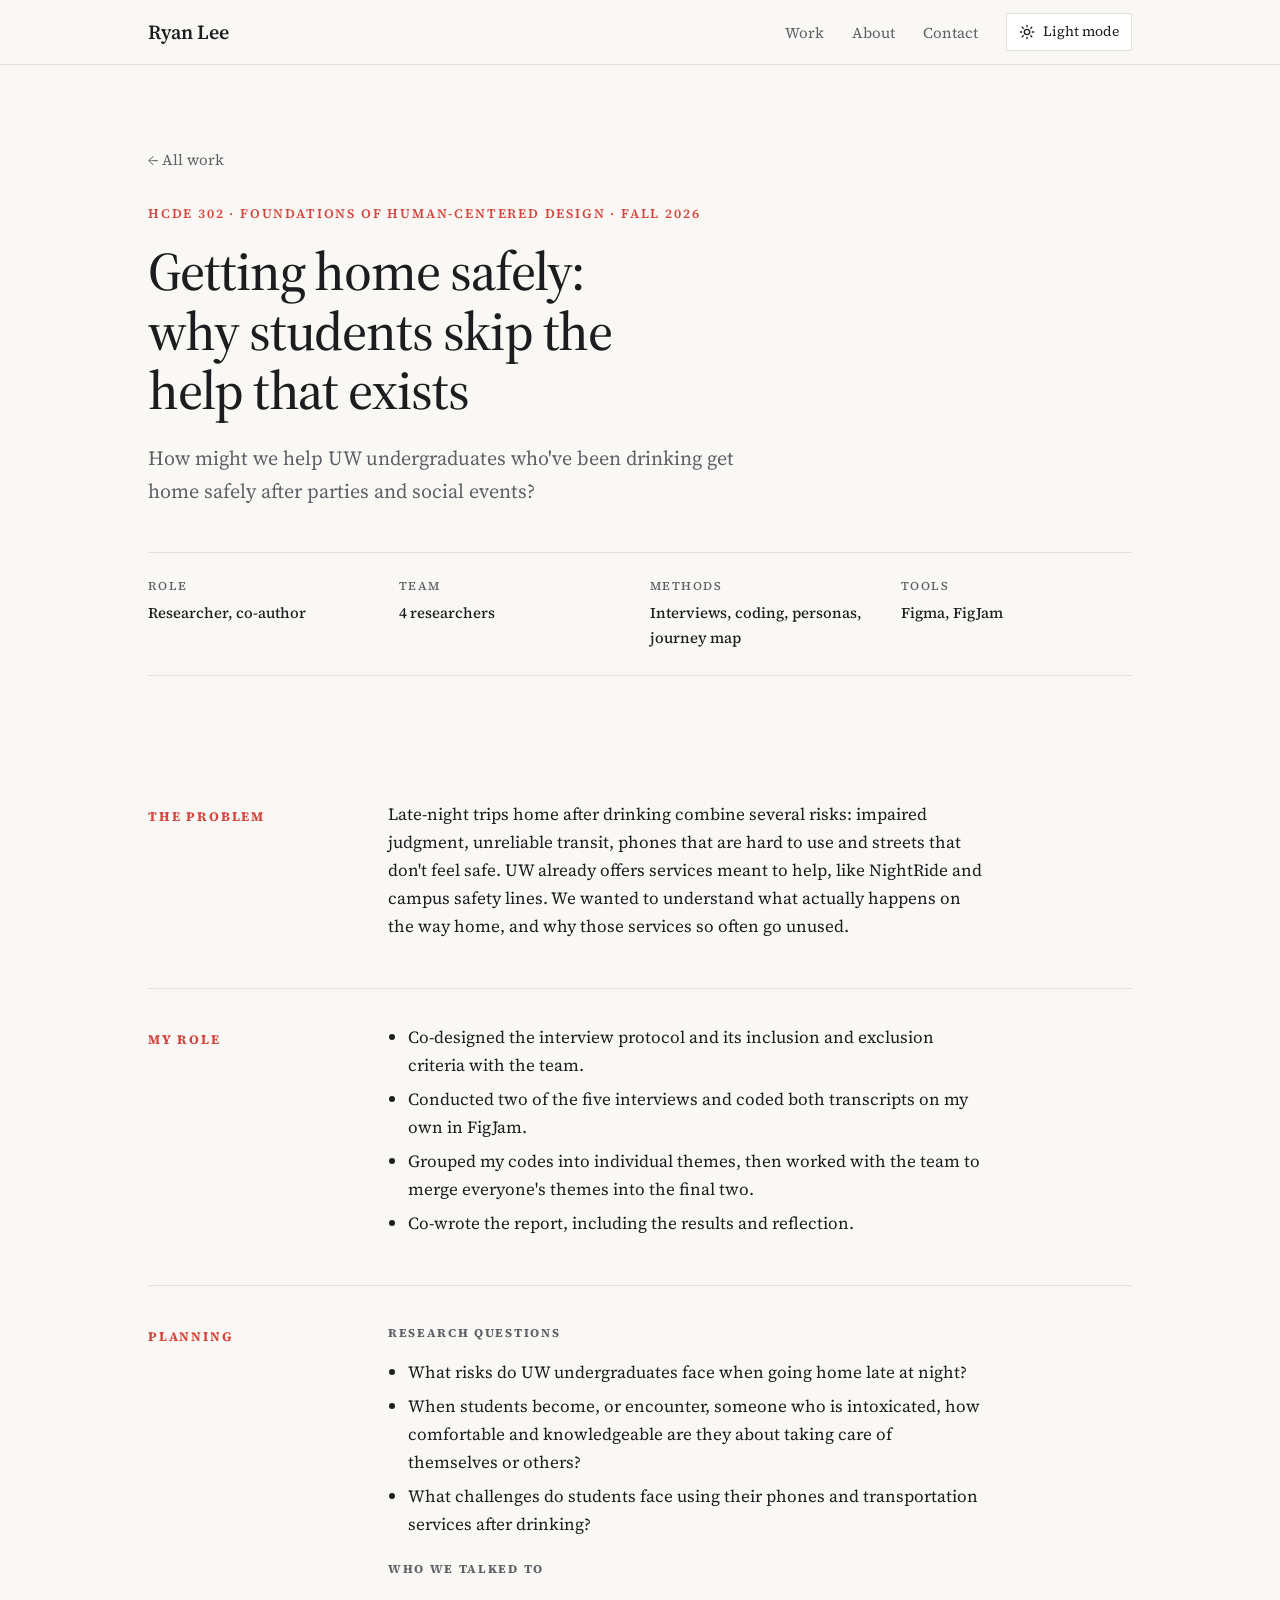
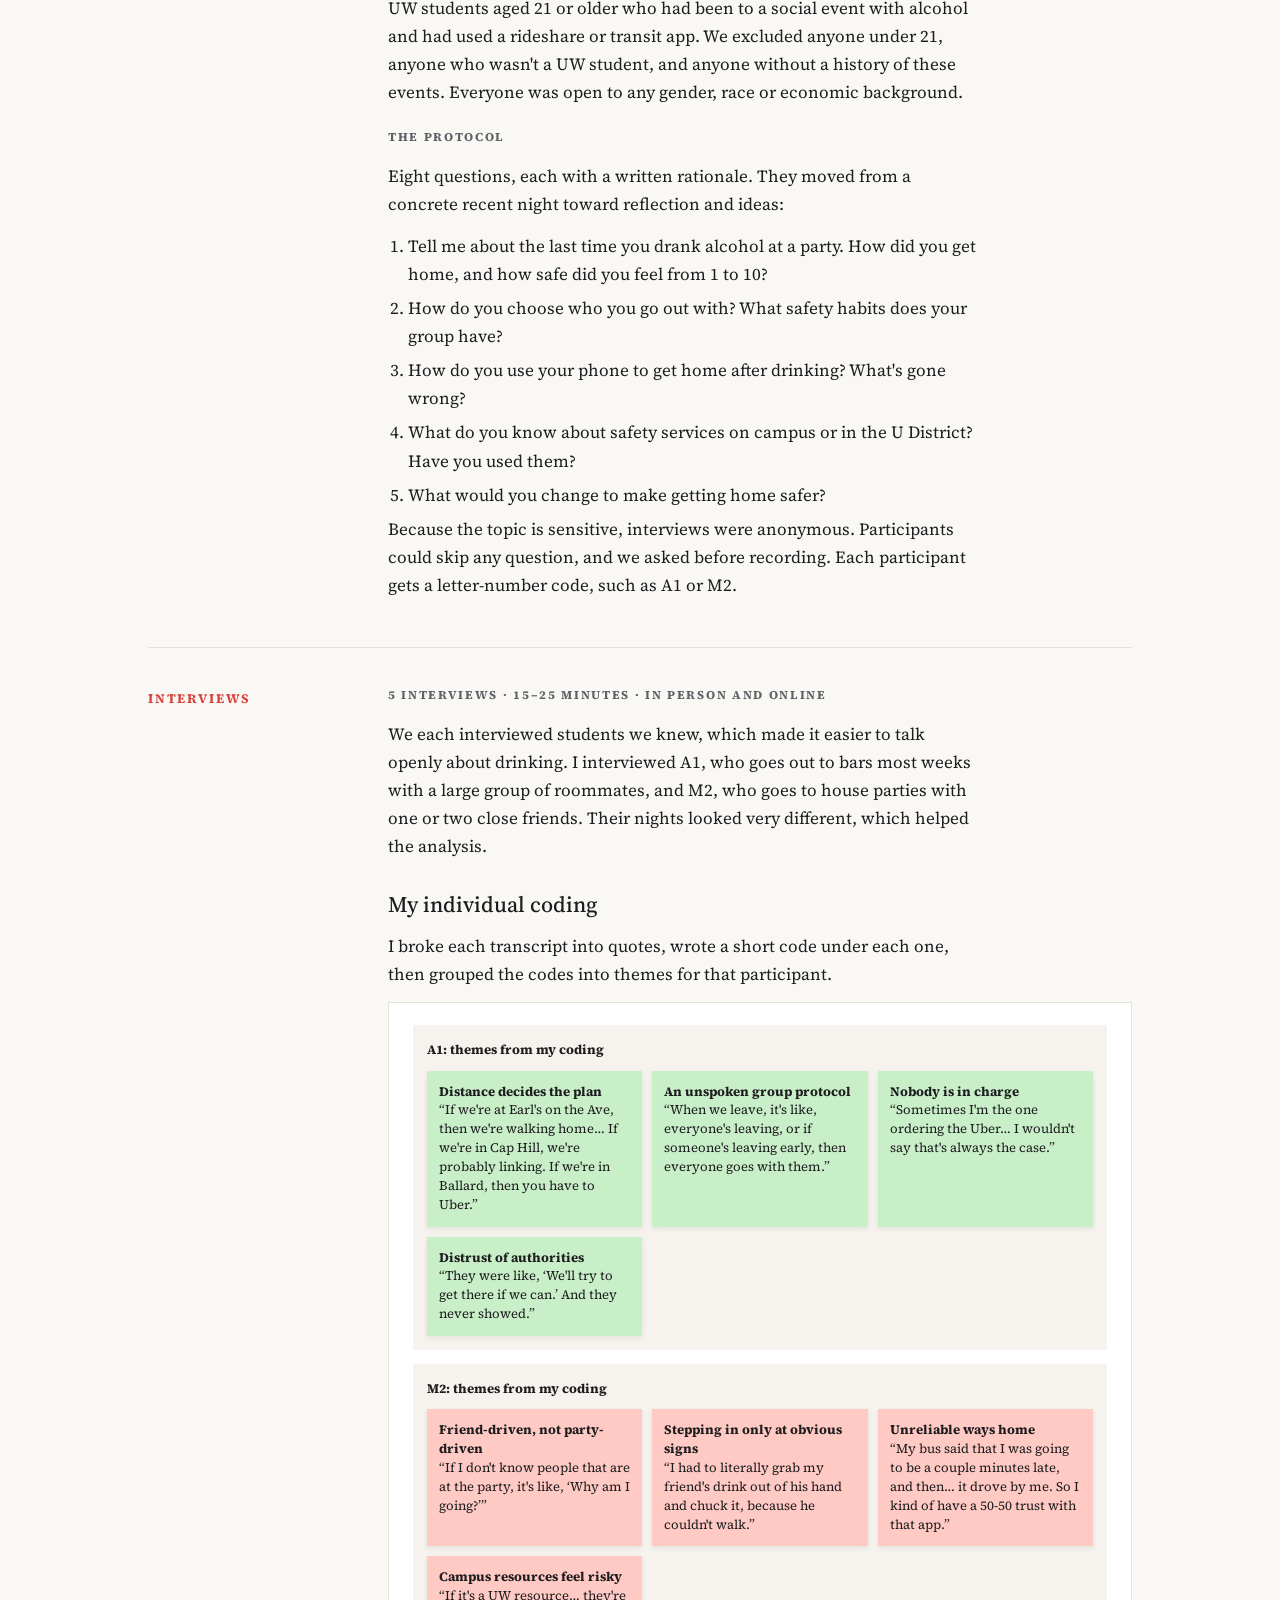
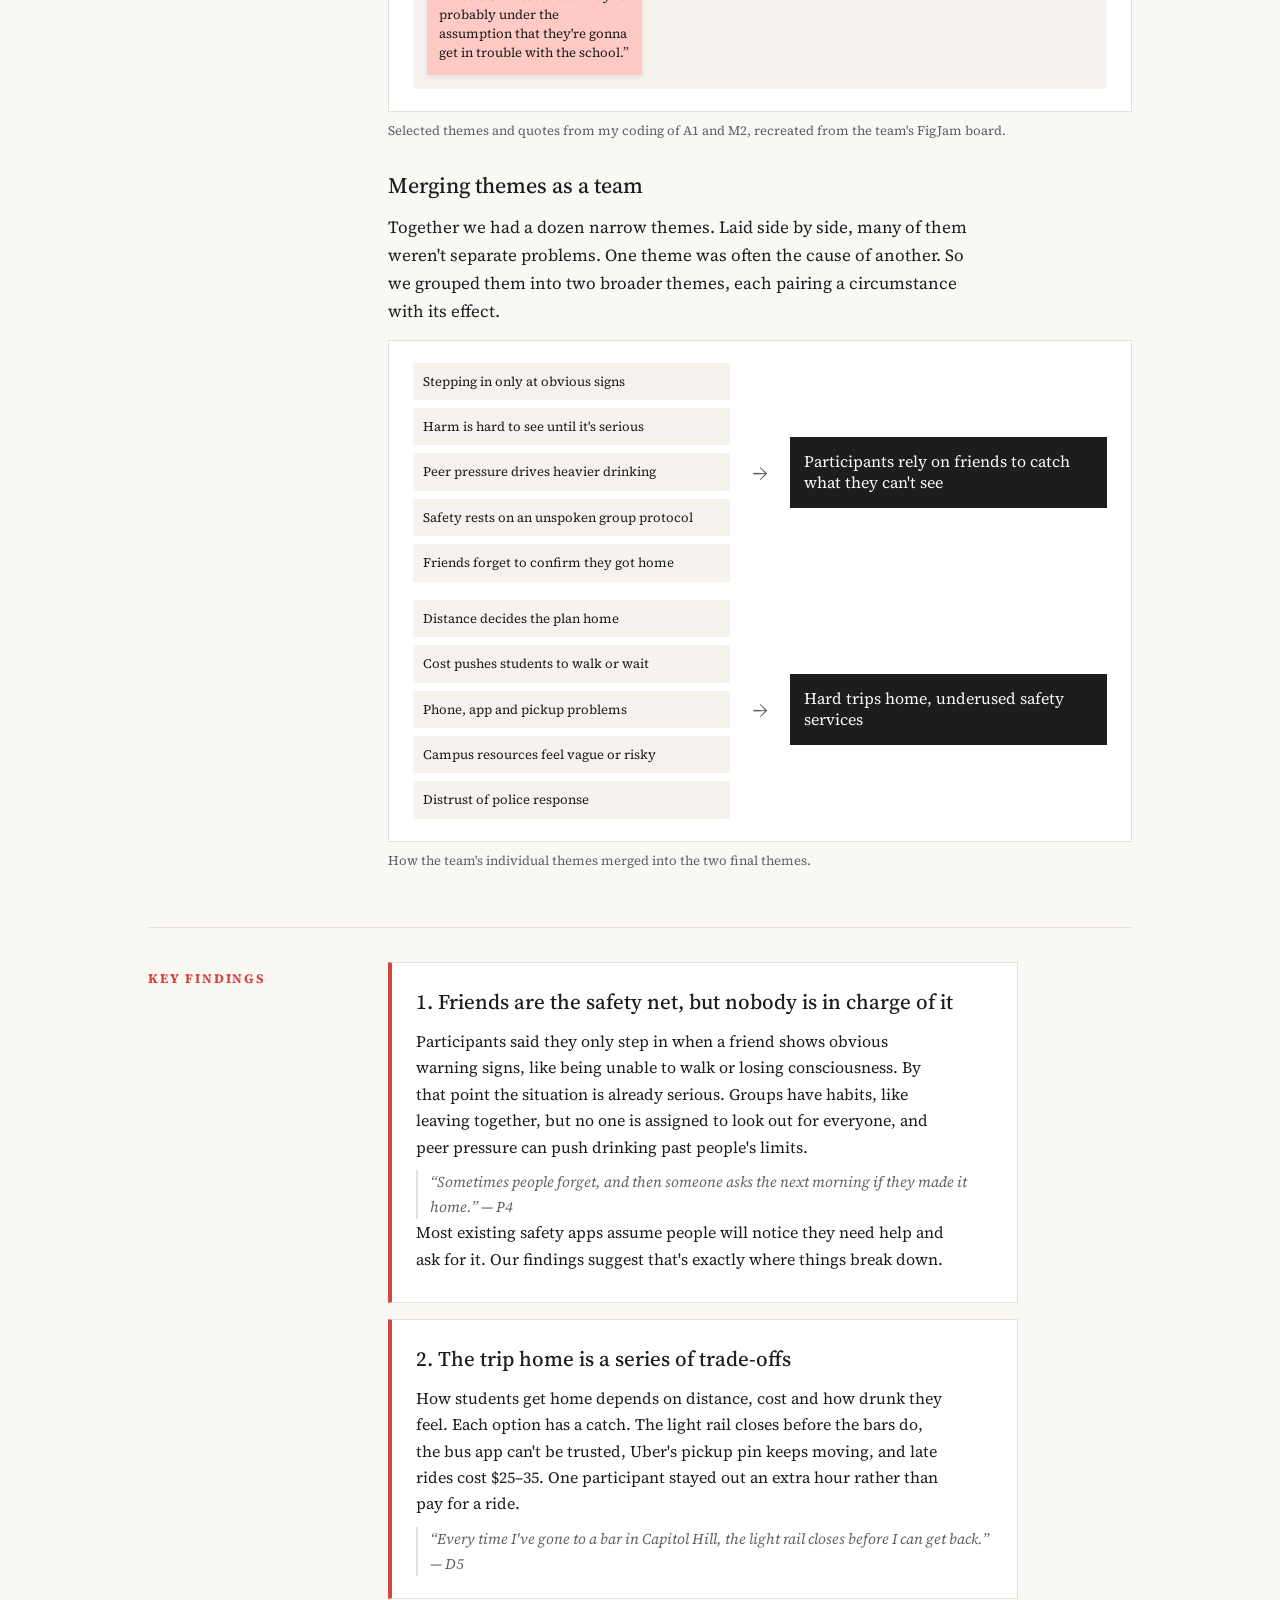
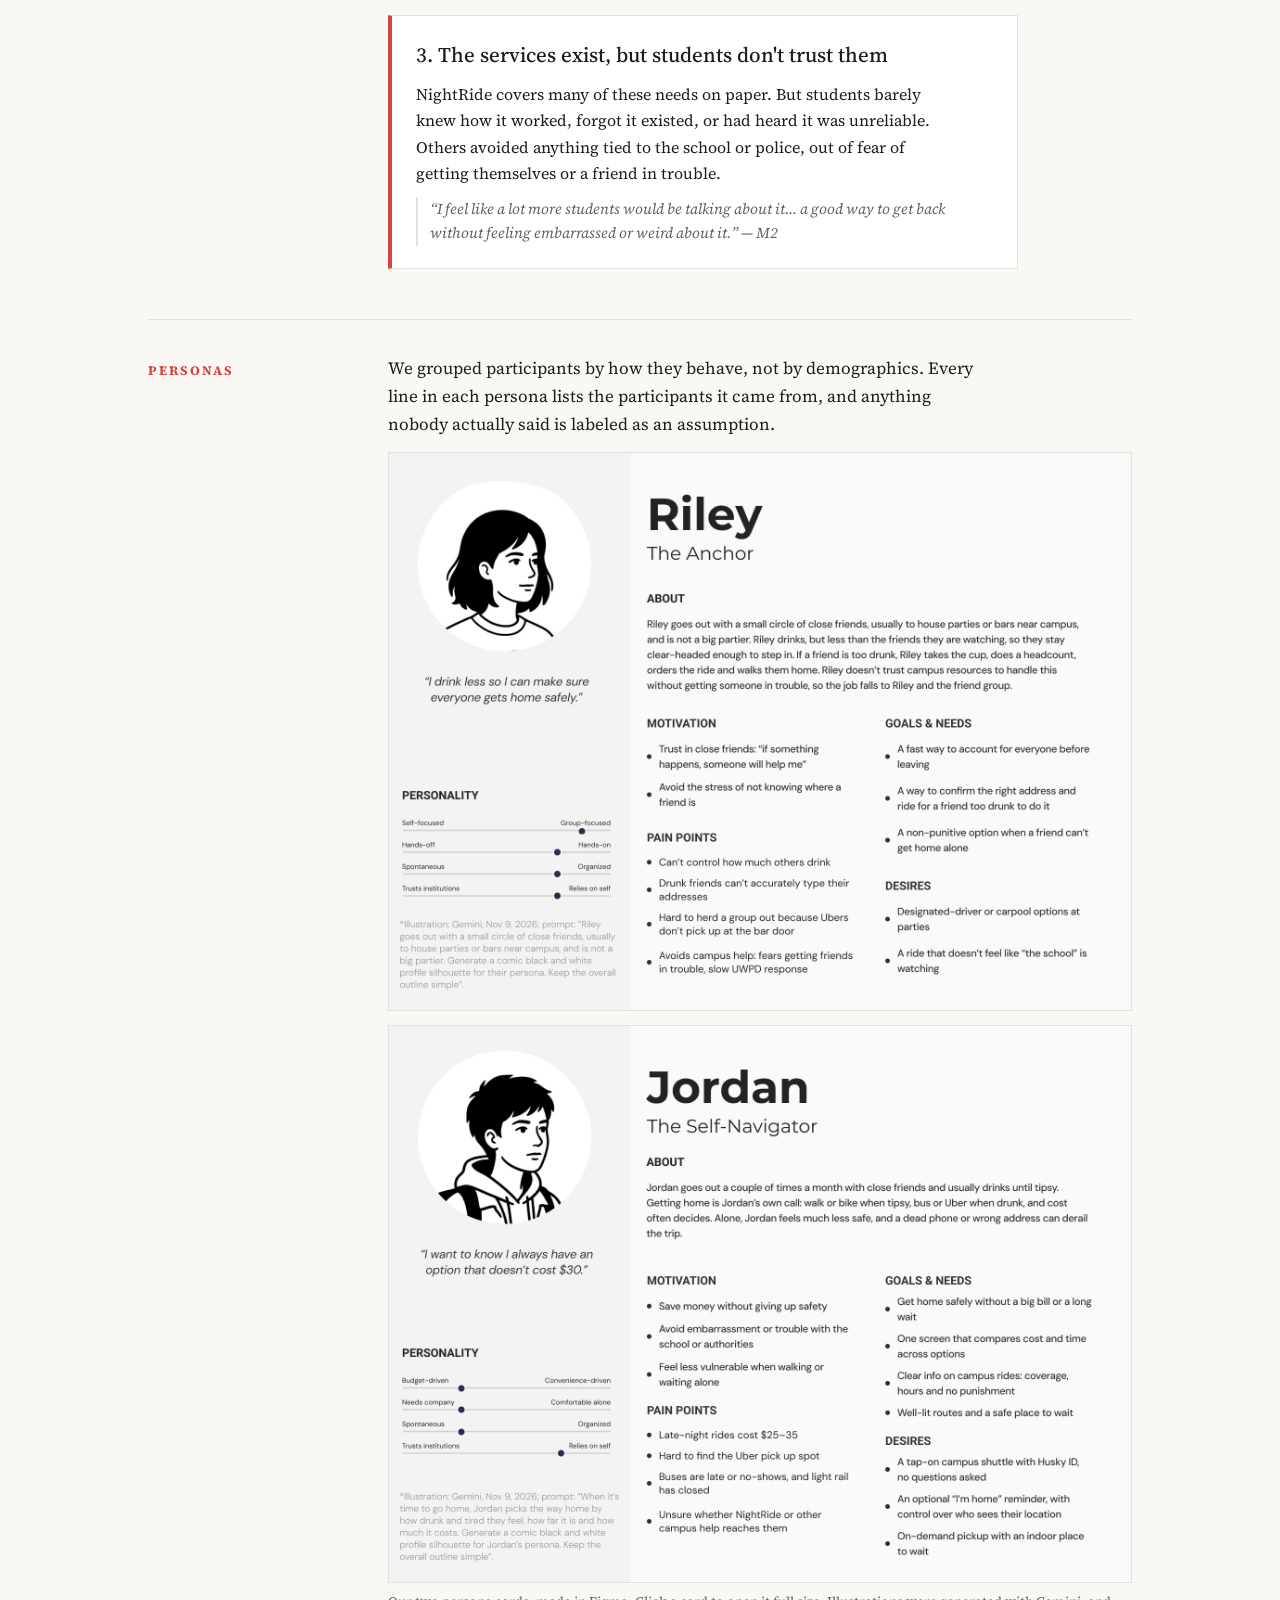
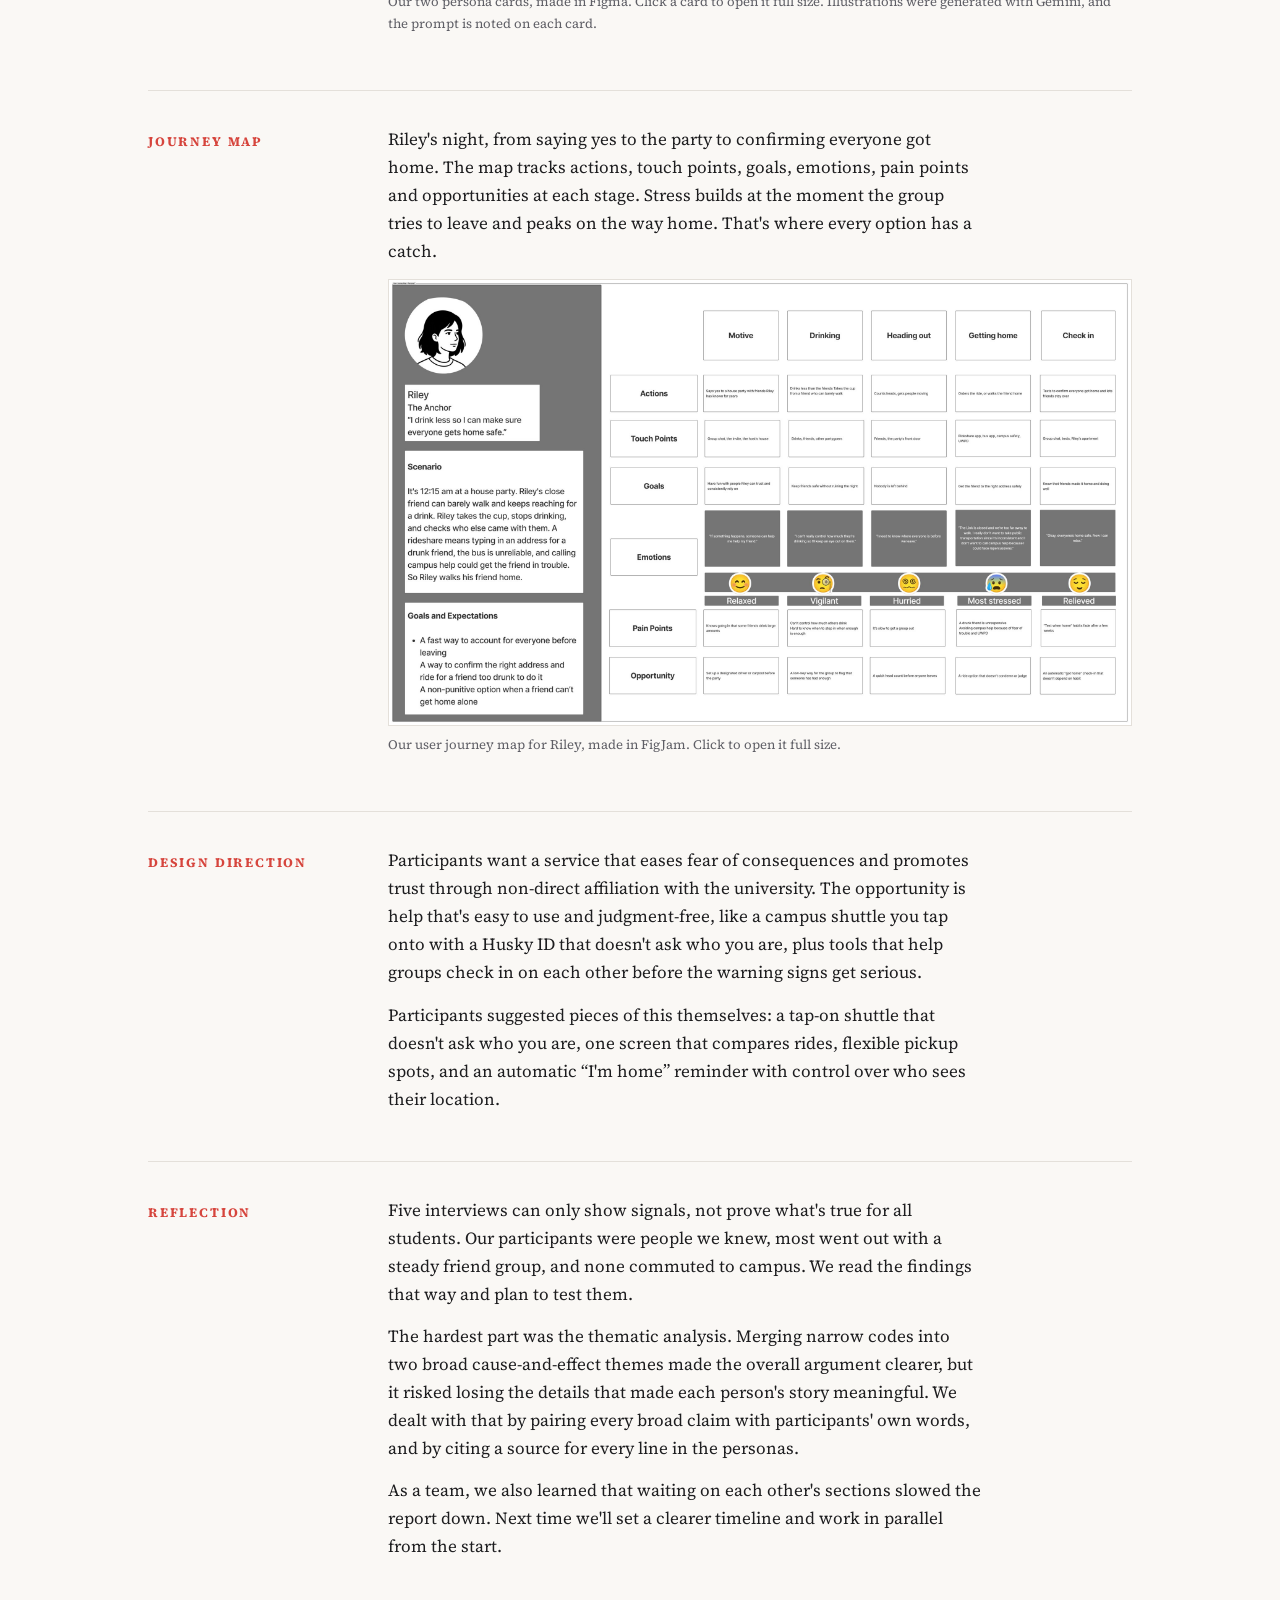
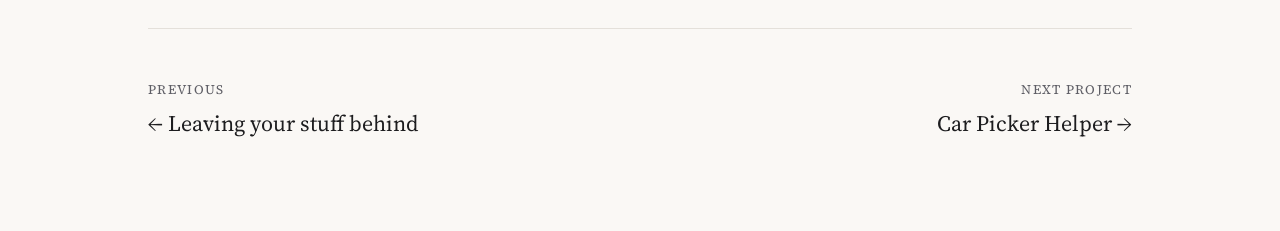
<file: safe-rides-study.html>
<!DOCTYPE html>
<html lang="en">
<head>
<meta charset="utf-8">
<meta name="viewport" content="width=device-width,initial-scale=1">
<title>Getting Home Safely — Ryan Lee</title>
<link rel="preconnect" href="https://fonts.googleapis.com"><link rel="preconnect" href="https://fonts.gstatic.com" crossorigin>
<link href="https://fonts.googleapis.com/css2?family=Source+Serif+4:ital,opsz,wght@0,8..60,400;0,8..60,500;0,8..60,600;1,8..60,400&display=swap" rel="stylesheet">
<script>try{if(localStorage.getItem("theme")==="dark")document.documentElement.setAttribute("data-theme","dark")}catch(e){}</script>
<link rel="stylesheet" href="style.css?v=13">
<style>
  .phase{font-size:12px;font-weight:700;letter-spacing:.14em;text-transform:uppercase;color:var(--muted);margin:4px 0 6px}
  h3.sub{font-family:var(--serif);font-weight:500;font-size:22px;margin:26px 0 10px}
  .figure{background:var(--card);border:1px solid var(--line);border-radius:0;padding:22px 24px;margin:14px 0 6px;max-width:760px}
  figcaption{font-size:13px;color:var(--muted);margin:8px 0 22px;max-width:760px}

  /* brainstorm map */
  .map{display:grid;grid-template-columns:1fr 1fr 1fr;gap:14px}
  .map .center{grid-column:1/-1;background:var(--ink);color:var(--bg);border-radius:0;padding:14px 22px;text-align:center;font-family:var(--serif);font-size:18px}
  .branch{border:1px dashed var(--line);border-radius:0;padding:14px}
  .branch b{display:block;font-size:14px;margin-bottom:8px}
  .chips{display:flex;flex-wrap:wrap;gap:6px}
  .chip{font-size:13px;padding:4px 10px;border-radius:0;background:#f1eee9}

  /* sticky boards */
  .board{display:grid;gap:14px}
  .cluster{background:var(--raise);border-radius:0;padding:14px}
  .cluster > b{display:block;font-size:13px;margin-bottom:10px}
  .stickies{display:grid;grid-template-columns:repeat(auto-fill,minmax(170px,1fr));gap:10px}
  .sticky{color:#1d1d1f;font-size:13px;line-height:1.45;padding:12px;border-radius:0;box-shadow:0 2px 6px rgba(0,0,0,.08)}
  .s-y{background:#fff2a8}.s-g{background:#c9efc9}.s-v{background:#e3d7fb}.s-o{background:#ffd9b8}.s-b{background:#cfe4ff}.s-r{background:#ffc9c4}
  .sticky small{display:block;margin-top:6px;color:#555;font-size:11.5px}

  /* stats + charts */
  .stats{display:grid;grid-template-columns:repeat(3,1fr);gap:14px;margin:14px 0 6px;max-width:760px}
  .stat{background:var(--card);border:1px solid var(--line);border-radius:0;padding:18px}
  .stat .num{font-family:var(--serif);font-size:34px;line-height:1}
  .stat .lbl{font-size:13.5px;color:var(--muted);margin-top:8px;line-height:1.45}
  .chart h4{font-size:15px;font-weight:600;margin-bottom:4px}
  .chart .note{font-size:13px;color:var(--muted);margin-bottom:14px}
  .bars{display:grid;grid-template-columns:minmax(120px,190px) 1fr;gap:8px 12px;align-items:center}
  .bars .lab{font-size:13.5px;text-align:right}
  .track{position:relative;height:22px}
  .bar{height:22px;border-radius:0;background:#d6453d;min-width:2px}
  .bar.blue{background:#3a6fc4}
  .bar.gray{background:#c9c4bc}
  .val{position:absolute;top:2px;font-size:12.5px;color:var(--ink);white-space:nowrap}
  .pair .track{height:12px}.pair .bar{height:12px}.pair .val{top:-2px}
  .pair-gap{height:4px}
  .legend{display:flex;gap:16px;font-size:13px;color:var(--muted);margin:0 0 14px}
  .legend i{display:inline-block;width:12px;height:12px;border-radius:0;margin-right:6px;vertical-align:-1px}
  .bar[title]:hover{filter:brightness(.92)}
  @media (max-width:820px){.map,.stats{grid-template-columns:1fr}}

  .persona{display:grid;grid-template-columns:1fr 1fr;gap:16px;max-width:760px;margin:14px 0 6px}
  .pcard{background:var(--card);border:1px solid var(--line);border-radius:0;padding:22px}
  .pcard .name{font-family:var(--serif);font-size:24px;line-height:1.1}
  .pcard .tag2{font-size:12px;font-weight:700;letter-spacing:.12em;text-transform:uppercase;color:var(--accent);margin:4px 0 12px}
  .pcard .pq{font-family:var(--serif);font-size:17px;line-height:1.4;margin-bottom:14px}
  .pcard h5{font-size:12px;font-weight:700;letter-spacing:.1em;text-transform:uppercase;color:var(--muted);margin:14px 0 6px}
  .pcard ul{margin:0 0 0 18px;font-size:14px}
  .pcard li{margin-bottom:4px}
  .journey{display:grid;grid-template-columns:84px repeat(5,1fr);gap:6px;font-size:12.5px;line-height:1.4;min-width:640px}
  .jwrap{overflow-x:auto;max-width:100%}
  .cs-grid > div{min-width:0}
  .journey .h{background:var(--ink);color:var(--bg);border-radius:0;padding:8px;font-weight:600;text-align:center}
  .journey .r{font-size:11px;font-weight:700;letter-spacing:.08em;text-transform:uppercase;color:var(--muted);padding:8px 4px}
  .journey .c{background:var(--raise);border-radius:0;padding:8px}
  .journey .q{background:#fff2a8}
  .journey .e{text-align:center;font-weight:600}
  .e1{background:#d9efe0}.e2{background:#fbe9c9}.e3{background:#fbe0cf}.e4{background:#f6c9c4}.e5{background:#d9efe0}
  .journey .o{background:#e3eefc}
  .merge{display:grid;grid-template-columns:1fr 40px 1fr;gap:10px;align-items:center;max-width:760px}
  .merge .col{display:grid;gap:8px}
  .merge .t{background:var(--raise);border-radius:0;padding:8px 10px;font-size:13px}
  .merge .big{background:var(--ink);color:var(--bg);border-radius:0;padding:14px;font-family:var(--serif);font-size:16px;line-height:1.35}
  .merge .arrow{text-align:center;font-size:22px;color:var(--muted)}
  @media (max-width:820px){.persona,.merge{grid-template-columns:1fr}.merge .arrow{transform:rotate(90deg)}}
  .shot{display:block;margin:14px 0 6px;border:1px solid var(--line);border-radius:0;overflow:hidden;background:#fff}
  .shot img{width:100%;height:auto}
  .shot:hover{box-shadow:0 10px 30px -18px rgba(0,0,0,.35)}
</style>
</head>
<body>
<header class="nav"><div class="wrap">
  <a class="logo" href="index.html">Ryan Lee</a>
  <div class="nav-right"><nav><a href="index.html#work">Work</a><a href="index.html#about">About</a><a href="index.html#contact">Contact</a></nav><button class="theme-toggle" type="button" aria-label="Switch color theme"><svg class="sun" viewBox="0 0 24 24" fill="none" stroke="currentColor" stroke-width="2" stroke-linecap="round" aria-hidden="true"><circle cx="12" cy="12" r="4"/><path d="M12 2v2M12 20v2M4.9 4.9l1.4 1.4M17.7 17.7l1.4 1.4M2 12h2M20 12h2M4.9 19.1l1.4-1.4M17.7 6.3l1.4-1.4"/></svg><svg class="moon" viewBox="0 0 24 24" fill="none" stroke="currentColor" stroke-width="2" stroke-linecap="round" stroke-linejoin="round" aria-hidden="true"><path d="M21 12.8A9 9 0 1 1 11.2 3a7 7 0 0 0 9.8 9.8z"/></svg><span class="theme-label">Light mode</span></button></div>
</div></header>

<main class="wrap">
  <div class="cs-hero">
    <a class="back" href="index.html#work">← All work</a>
    <p class="eyebrow">HCDE 302 · Foundations of Human-Centered Design · Fall 2026</p>
    <h1>Getting home safely: why students skip the help that exists</h1>
    <p class="q">How might we help UW undergraduates who've been drinking get home safely after parties and social events?</p>
    <div class="meta">
      <div><span>Role</span>Researcher, co-author</div>
      <div><span>Team</span>4 researchers</div>
      <div><span>Methods</span>Interviews, coding, personas, journey map</div>
      <div><span>Tools</span>Figma, FigJam</div>
    </div>
  </div>

  <div class="cs">

    <div class="cs-grid">
      <h2>The problem</h2>
      <div>
        <p>Late-night trips home after drinking combine several risks: impaired judgment, unreliable transit, phones that are hard to use and streets that don't feel safe. UW already offers services meant to help, like NightRide and campus safety lines. We wanted to understand what actually happens on the way home, and why those services so often go unused.</p>
      </div>
    </div>

    <div class="cs-grid">
      <h2>My role</h2>
      <div>
        <ul>
          <li>Co-designed the interview protocol and its inclusion and exclusion criteria with the team.</li>
          <li>Conducted two of the five interviews and coded both transcripts on my own in FigJam.</li>
          <li>Grouped my codes into individual themes, then worked with the team to merge everyone's themes into the final two.</li>
          <li>Co-wrote the report, including the results and reflection.</li>
        </ul>
      </div>
    </div>

    <div class="cs-grid">
      <h2>Planning</h2>
      <div>
        <p class="phase">Research questions</p>
        <ul>
          <li>What risks do UW undergraduates face when going home late at night?</li>
          <li>When students become, or encounter, someone who is intoxicated, how comfortable and knowledgeable are they about taking care of themselves or others?</li>
          <li>What challenges do students face using their phones and transportation services after drinking?</li>
        </ul>
        <p class="phase" style="margin-top:22px">Who we talked to</p>
        <p>UW students aged 21 or older who had been to a social event with alcohol and had used a rideshare or transit app. We excluded anyone under 21, anyone who wasn't a UW student, and anyone without a history of these events. Everyone was open to any gender, race or economic background.</p>
        <p class="phase" style="margin-top:22px">The protocol</p>
        <p>Eight questions, each with a written rationale. They moved from a concrete recent night toward reflection and ideas:</p>
        <ol style="margin-left:20px;max-width:64ch">
          <li>Tell me about the last time you drank alcohol at a party. How did you get home, and how safe did you feel from 1 to 10?</li>
          <li>How do you choose who you go out with? What safety habits does your group have?</li>
          <li>How do you use your phone to get home after drinking? What's gone wrong?</li>
          <li>What do you know about safety services on campus or in the U District? Have you used them?</li>
          <li>What would you change to make getting home safer?</li>
        </ol>
        <p>Because the topic is sensitive, interviews were anonymous. Participants could skip any question, and we asked before recording. Each participant gets a letter-number code, such as A1 or M2.</p>
      </div>
    </div>

    <div class="cs-grid">
      <h2>Interviews</h2>
      <div>
        <p class="phase">5 interviews · 15–25 minutes · in person and online</p>
        <p>We each interviewed students we knew, which made it easier to talk openly about drinking. I interviewed A1, who goes out to bars most weeks with a large group of roommates, and M2, who goes to house parties with one or two close friends. Their nights looked very different, which helped the analysis.</p>

        <h3 class="sub">My individual coding</h3>
        <p>I broke each transcript into quotes, wrote a short code under each one, then grouped the codes into themes for that participant.</p>
        <div class="figure">
          <div class="board">
            <div class="cluster"><b>A1: themes from my coding</b>
              <div class="stickies">
                <div class="sticky s-g"><b>Distance decides the plan</b><br>“If we're at Earl's on the Ave, then we're walking home… If we're in Cap Hill, we're probably linking. If we're in Ballard, then you have to Uber.”</div>
                <div class="sticky s-g"><b>An unspoken group protocol</b><br>“When we leave, it's like, everyone's leaving, or if someone's leaving early, then everyone goes with them.”</div>
                <div class="sticky s-g"><b>Nobody is in charge</b><br>“Sometimes I'm the one ordering the Uber… I wouldn't say that's always the case.”</div>
                <div class="sticky s-g"><b>Distrust of authorities</b><br>“They were like, ‘We'll try to get there if we can.’ And they never showed.”</div>
              </div></div>
            <div class="cluster"><b>M2: themes from my coding</b>
              <div class="stickies">
                <div class="sticky s-r"><b>Friend-driven, not party-driven</b><br>“If I don't know people that are at the party, it's like, ‘Why am I going?’”</div>
                <div class="sticky s-r"><b>Stepping in only at obvious signs</b><br>“I had to literally grab my friend's drink out of his hand and chuck it, because he couldn't walk.”</div>
                <div class="sticky s-r"><b>Unreliable ways home</b><br>“My bus said that I was going to be a couple minutes late, and then… it drove by me. So I kind of have a 50-50 trust with that app.”</div>
                <div class="sticky s-r"><b>Campus resources feel risky</b><br>“If it's a UW resource… they're probably under the assumption that they're gonna get in trouble with the school.”</div>
              </div></div>
          </div>
        </div>
        <figcaption>Selected themes and quotes from my coding of A1 and M2, recreated from the team's FigJam board.</figcaption>

        <h3 class="sub">Merging themes as a team</h3>
        <p>Together we had a dozen narrow themes. Laid side by side, many of them weren't separate problems. One theme was often the cause of another. So we grouped them into two broader themes, each pairing a circumstance with its effect.</p>
        <div class="figure">
          <div class="merge">
            <div class="col">
              <div class="t">Stepping in only at obvious signs</div>
              <div class="t">Harm is hard to see until it's serious</div>
              <div class="t">Peer pressure drives heavier drinking</div>
              <div class="t">Safety rests on an unspoken group protocol</div>
              <div class="t">Friends forget to confirm they got home</div>
            </div>
            <div class="arrow">→</div>
            <div class="big">Participants rely on friends to catch what they can't see</div>
          </div>
          <div class="merge" style="margin-top:18px">
            <div class="col">
              <div class="t">Distance decides the plan home</div>
              <div class="t">Cost pushes students to walk or wait</div>
              <div class="t">Phone, app and pickup problems</div>
              <div class="t">Campus resources feel vague or risky</div>
              <div class="t">Distrust of police response</div>
            </div>
            <div class="arrow">→</div>
            <div class="big">Hard trips home, underused safety services</div>
          </div>
        </div>
        <figcaption>How the team's individual themes merged into the two final themes.</figcaption>
      </div>
    </div>

    <div class="cs-grid">
      <h2>Key findings</h2>
      <div>
        <div class="finding">
          <h3>1. Friends are the safety net, but nobody is in charge of it</h3>
          <p>Participants said they only step in when a friend shows obvious warning signs, like being unable to walk or losing consciousness. By that point the situation is already serious. Groups have habits, like leaving together, but no one is assigned to look out for everyone, and peer pressure can push drinking past people's limits.</p>
          <blockquote>“Sometimes people forget, and then someone asks the next morning if they made it home.” — P4</blockquote>
          <p>Most existing safety apps assume people will notice they need help and ask for it. Our findings suggest that's exactly where things break down.</p>
        </div>
        <div class="finding">
          <h3>2. The trip home is a series of trade-offs</h3>
          <p>How students get home depends on distance, cost and how drunk they feel. Each option has a catch. The light rail closes before the bars do, the bus app can't be trusted, Uber's pickup pin keeps moving, and late rides cost $25–35. One participant stayed out an extra hour rather than pay for a ride.</p>
          <blockquote>“Every time I've gone to a bar in Capitol Hill, the light rail closes before I can get back.” — D5</blockquote>
        </div>
        <div class="finding">
          <h3>3. The services exist, but students don't trust them</h3>
          <p>NightRide covers many of these needs on paper. But students barely knew how it worked, forgot it existed, or had heard it was unreliable. Others avoided anything tied to the school or police, out of fear of getting themselves or a friend in trouble.</p>
          <blockquote>“I feel like a lot more students would be talking about it… a good way to get back without feeling embarrassed or weird about it.” — M2</blockquote>
        </div>
      </div>
    </div>

    <div class="cs-grid">
      <h2>Personas</h2>
      <div>
        <p>We grouped participants by how they behave, not by demographics. Every line in each persona lists the participants it came from, and anything nobody actually said is labeled as an assumption.</p>
        <a class="shot" href="images/persona-riley.jpg" target="_blank" rel="noopener"><img src="images/persona-riley.jpg" alt="Persona card for Riley, the Anchor: about, motivation, pain points, goals and needs, desires, and personality sliders"></a>
        <a class="shot" href="images/persona-jordan.jpg" target="_blank" rel="noopener"><img src="images/persona-jordan.jpg" alt="Persona card for Jordan, the Self-Navigator: about, motivation, pain points, goals and needs, desires, and personality sliders"></a>
        <figcaption>Our two persona cards, made in Figma. Click a card to open it full size. Illustrations were generated with Gemini, and the prompt is noted on each card.</figcaption>
      </div>
    </div>

    <div class="cs-grid">
      <h2>Journey map</h2>
      <div>
        <p>Riley's night, from saying yes to the party to confirming everyone got home. The map tracks actions, touch points, goals, emotions, pain points and opportunities at each stage. Stress builds at the moment the group tries to leave and peaks on the way home. That's where every option has a catch.</p>
        <a class="shot" href="images/journey-riley.jpg" target="_blank" rel="noopener"><img src="images/journey-riley.jpg" alt="User journey map for Riley across five stages: motive, drinking, heading out, getting home and check in, with actions, touch points, goals, emotions, pain points and opportunities"></a>
        <figcaption>Our user journey map for Riley, made in FigJam. Click to open it full size.</figcaption>
      </div>
    </div>

    <div class="cs-grid">
      <h2>Design direction</h2>
      <div>
        <p>Participants want a service that eases fear of consequences and promotes trust through non-direct affiliation with the university. The opportunity is help that's easy to use and judgment-free, like a campus shuttle you tap onto with a Husky ID that doesn't ask who you are, plus tools that help groups check in on each other before the warning signs get serious.</p>
        <p>Participants suggested pieces of this themselves: a tap-on shuttle that doesn't ask who you are, one screen that compares rides, flexible pickup spots, and an automatic “I'm home” reminder with control over who sees their location.</p>
      </div>
    </div>

    <div class="cs-grid">
      <h2>Reflection</h2>
      <div>
        <p>Five interviews can only show signals, not prove what's true for all students. Our participants were people we knew, most went out with a steady friend group, and none commuted to campus. We read the findings that way and plan to test them.</p>
        <p>The hardest part was the thematic analysis. Merging narrow codes into two broad cause-and-effect themes made the overall argument clearer, but it risked losing the details that made each person's story meaningful. We dealt with that by pairing every broad claim with participants' own words, and by citing a source for every line in the personas.</p>
        <p>As a team, we also learned that waiting on each other's sections slowed the report down. Next time we'll set a clearer timeline and work in parallel from the start.</p>
      </div>
    </div>
  </div>

  <div class="next">
    <a href="library-study.html"><span>Previous</span>← Leaving your stuff behind</a>
    <a href="car-picker.html" style="text-align:right"><span>Next project</span>Car Picker Helper →</a>
  </div>
</main>
<script>
(function(){var r=document.documentElement,b=document.querySelector('.theme-toggle');if(!b)return;var l=b.querySelector('.theme-label');
function sync(){var d=r.getAttribute('data-theme')==='dark';l.textContent=d?'Dark mode':'Light mode';b.setAttribute('aria-pressed',d?'true':'false');}
sync();b.addEventListener('click',function(){var d=r.getAttribute('data-theme')==='dark';if(d)r.removeAttribute('data-theme');else r.setAttribute('data-theme','dark');try{localStorage.setItem('theme',d?'light':'dark')}catch(e){}sync();});})();
</script>
</body>
</html>
</file>
<file: style.css>
:root{
  --bg:#faf8f5; --ink:#1d1d1f; --muted:#5f5f66; --line:#e4e0da;
  --accent:#d6453d; --accent-soft:#fbe9e7; --card:#ffffff; --raise:#f6f3ee;
  --serif:"Source Serif 4","Times New Roman",serif; --sans:"Source Serif 4","Times New Roman",serif;
  --max:1040px;
}
*{box-sizing:border-box;margin:0;padding:0}
html{color-scheme:light}
html{scroll-behavior:smooth}
body{background:var(--bg);color:var(--ink);font:17px/1.65 var(--sans);-webkit-font-smoothing:antialiased}
a{color:inherit}
img{max-width:100%;display:block}
.wrap{max-width:var(--max);margin:0 auto;padding:0 28px}

/* nav */
header.nav{position:sticky;top:0;z-index:10;background:rgba(250,248,245,.88);backdrop-filter:blur(8px);border-bottom:1px solid var(--line)}
header.nav .wrap{display:flex;justify-content:space-between;align-items:center;height:64px}
.logo{font-family:var(--serif);font-weight:600;font-size:20px;text-decoration:none}
.logo span{color:var(--accent)}
nav a{margin-left:28px;text-decoration:none;font-size:15px;color:var(--muted)}
nav a:hover{color:var(--ink)}

/* hero */
.hero{padding:110px 0 80px}
.eyebrow{font-size:13px;letter-spacing:.14em;text-transform:uppercase;color:var(--accent);font-weight:600;margin-bottom:18px}
.hero h1{font-family:var(--serif);font-weight:500;font-size:clamp(30px,4vw,44px);line-height:1.08;letter-spacing:-.02em;max-width:16ch}
.hero h1 em{font-style:normal;color:var(--accent)}
.hero p.lede{margin-top:26px;font-size:20px;color:var(--muted);max-width:56ch}
.cta{display:flex;gap:14px;margin-top:34px;flex-wrap:wrap}
.btn{display:inline-block;padding:12px 22px;border-radius:0;text-decoration:none;font-weight:600;font-size:15px;border:1.5px solid var(--ink)}
.btn.primary{background:var(--ink);color:var(--bg)}
.btn:hover{transform:translateY(-1px)}

/* sections */
section{padding:70px 0;border-top:1px solid var(--line)}
h2.section{font-family:var(--serif);font-weight:500;font-size:34px;letter-spacing:-.01em;margin-bottom:10px}
.section-sub{color:var(--muted);margin-bottom:40px;max-width:60ch}

/* work cards */
.cards{display:grid;gap:26px}
.card{display:grid;grid-template-columns:1.05fr 1fr;background:var(--card);border:1px solid var(--line);border-radius:0;overflow:hidden;text-decoration:none;transition:transform .2s,box-shadow .2s}
.card:hover{transform:translateY(-3px);box-shadow:0 18px 40px -22px rgba(0,0,0,.25)}
.card .art{min-height:280px;display:flex;align-items:flex-end;padding:28px;position:relative}
.card .art .big{font-family:var(--serif);font-size:44px;line-height:1;color:#fff;font-weight:500;max-width:9ch}
.card .body{padding:34px 36px;display:flex;flex-direction:column}
.tags{display:flex;flex-wrap:wrap;gap:8px;margin-bottom:16px}
.tag{font-size:12px;font-weight:600;padding:4px 10px;border-radius:0;background:var(--accent-soft);color:#9b2a23}
.card h3{font-family:var(--serif);font-weight:500;font-size:26px;line-height:1.2;margin-bottom:12px}
.card p{color:var(--muted);font-size:16px}
.card .more{margin-top:auto;padding-top:20px;font-weight:600;font-size:15px}
.card .more::after{content:" →"}
.a1{background:linear-gradient(135deg,#2b4c7e,#5b7fb5)}
.a2{background:linear-gradient(135deg,#3d2c5c,#7b5aa6)}
.a3{background:linear-gradient(135deg,#1f5c4a,#4a9a7c)}
.a4{background:linear-gradient(135deg,#0f4c5c,#2f8fa3)}

/* about */
.about{display:grid;grid-template-columns:1.3fr 1fr;gap:56px}
.about p{margin-bottom:16px}
.side{display:flex;justify-content:center;align-self:center}
.fact-row{display:grid;grid-template-columns:repeat(3,1fr);gap:22px;margin-top:70px}
.headshot{width:100%;max-width:300px;height:auto;border-radius:0;border:1px solid var(--line)}
.facts{background:var(--card);border:1px solid var(--line);border-radius:0;padding:26px 28px}
.facts h4{font-size:13px;letter-spacing:.12em;text-transform:uppercase;color:var(--muted);margin:18px 0 8px}
.facts h4:first-child{margin-top:0}
.facts ul{list-style:disc;padding-left:20px}
.facts li{padding:3px 0;font-size:15px}

/* skills */
.skills{display:grid;grid-template-columns:repeat(3,1fr);gap:22px}
.skill{background:var(--card);border:1px solid var(--line);border-radius:0;padding:24px}
.skill h4{font-family:var(--serif);font-weight:500;font-size:20px;margin-bottom:8px}
.skill p{font-size:15px;color:var(--muted)}

/* footer */
footer{padding:70px 0 90px;border-top:1px solid var(--line)}
footer h2{font-family:var(--serif);font-weight:500;font-size:40px;margin-bottom:14px}
footer .profiles{display:flex;gap:12px;margin-top:16px;flex-wrap:wrap}
footer .profiles a{display:inline-block;padding:8px 16px;border:1px solid var(--line);border-radius:0;text-decoration:none;font-size:15px;font-weight:600;background:var(--card)}
footer .profiles a:hover{border-color:var(--accent);color:var(--accent)}
footer a.mail{font-size:20px;color:var(--accent);font-weight:600}
footer .small{margin-top:40px;font-size:13px;color:var(--muted)}

/* case study pages */
.cs-hero{padding:80px 0 50px}
.back{display:inline-block;margin-bottom:30px;text-decoration:none;color:var(--muted);font-size:15px}
.back:hover{color:var(--ink)}
.cs-hero h1{font-family:var(--serif);font-weight:500;font-size:clamp(34px,4.8vw,54px);line-height:1.1;letter-spacing:-.02em;max-width:20ch}
.cs-hero .q{margin-top:22px;font-size:20px;color:var(--muted);max-width:60ch}
.meta{display:grid;grid-template-columns:repeat(4,1fr);gap:20px;margin-top:44px;padding:24px 0;border-top:1px solid var(--line);border-bottom:1px solid var(--line)}
.meta div span{display:block;font-size:12px;letter-spacing:.12em;text-transform:uppercase;color:var(--muted);margin-bottom:4px}
.meta div{font-size:15px;font-weight:500}
.cs{padding:40px 0 20px}
.cs-grid{display:grid;grid-template-columns:200px 1fr;gap:40px;padding:34px 0;border-top:1px solid var(--line)}
.cs-grid:first-child{border-top:none}
.cs-grid h2{font-size:13px;letter-spacing:.14em;text-transform:uppercase;color:var(--accent);font-weight:700;padding-top:6px}
.cs-grid p{margin-bottom:14px;max-width:66ch}
.cs-grid ul{margin:0 0 14px 20px;max-width:64ch}
.cs-grid li{margin-bottom:6px}
.process{display:grid;grid-template-columns:repeat(4,1fr);gap:14px;margin-top:6px}
.step{background:var(--card);border:1px solid var(--line);border-radius:0;padding:18px}
.step b{display:block;font-family:var(--serif);font-weight:500;font-size:18px;margin-bottom:6px}
.step small{color:var(--muted);font-size:14px;line-height:1.5;display:block}
.step .n{font-size:12px;font-weight:700;color:var(--accent);margin-bottom:8px;display:block}
.finding{background:var(--card);border:1px solid var(--line);border-left:4px solid var(--accent);border-radius:0;padding:22px 24px;margin-bottom:16px;max-width:70ch}
.finding h3{font-family:var(--serif);font-weight:500;font-size:21px;margin-bottom:8px}
.finding p{margin-bottom:8px;font-size:16px}
.finding blockquote{font-style:italic;color:var(--muted);font-size:15px;border-left:2px solid var(--line);padding-left:12px;margin-top:10px}
.recs{display:grid;grid-template-columns:repeat(3,1fr);gap:16px}
.rec{background:var(--ink);color:var(--bg);border-radius:0;padding:22px}
.rec b{display:block;font-family:var(--serif);font-weight:500;font-size:19px;margin-bottom:8px}
.rec p{font-size:15px;opacity:.82;margin:0}
.callout{background:var(--accent-soft);border-radius:0;padding:22px 24px;max-width:70ch}
.callout p:last-child{margin-bottom:0}
.formula{font-family:ui-monospace,Menlo,monospace;font-size:14px;background:var(--card);border:1px solid var(--line);border-radius:0;padding:16px 18px;margin:8px 0 16px;max-width:66ch;white-space:pre-wrap}
.next{display:flex;justify-content:space-between;gap:20px;padding:50px 0 90px;border-top:1px solid var(--line)}
.next a{text-decoration:none;font-family:var(--serif);font-size:22px}
.next a span{display:block;font-family:var(--sans);font-size:13px;color:var(--muted);letter-spacing:.1em;text-transform:uppercase;margin-bottom:4px}

@media (max-width:820px){
  nav a{margin-left:16px}
  .card{grid-template-columns:1fr}
  .card .art{min-height:180px}
  .about,.skills,.fact-row{grid-template-columns:1fr}
  .meta{grid-template-columns:1fr 1fr}
  .cs-grid{grid-template-columns:1fr;gap:10px}
  .process,.recs{grid-template-columns:1fr 1fr}
}
@media (max-width:520px){.process,.recs{grid-template-columns:1fr}nav a:not(:last-child){display:none}}

/* ---------- theme toggle ---------- */
.nav-right{display:flex;align-items:center}
.theme-toggle{display:inline-flex;align-items:center;gap:8px;margin-left:28px;padding:6px 12px;border:1px solid var(--line);border-radius:0;background:var(--card);color:var(--ink);font:inherit;font-size:14px;cursor:pointer}
.theme-toggle:hover{border-color:var(--muted)}
.theme-toggle svg{width:16px;height:16px;flex:none}
.theme-toggle .moon{display:none}
[data-theme="dark"] .theme-toggle .sun{display:none}
[data-theme="dark"] .theme-toggle .moon{display:inline}

/* ---------- dark theme ---------- */
[data-theme="dark"]{--bg:#121214;--ink:#ececec;--muted:#a3a3ab;--line:#2e2e34;--accent-soft:#3a1f1d;--card:#1c1c1f;--raise:#26262b;color-scheme:dark}
[data-theme="dark"] header.nav{background:rgba(18,18,20,.88)}
[data-theme="dark"] .tag{color:#f2a59e}
[data-theme="dark"] .card:hover{box-shadow:0 18px 40px -22px rgba(0,0,0,.8)}
[data-theme="dark"] .btn.primary{background:var(--accent);border-color:var(--accent);color:#fff}
[data-theme="dark"] .rec{background:var(--raise);color:var(--ink);border:1px solid var(--line)}
[data-theme="dark"] .chip{background:var(--raise);color:var(--ink)}
[data-theme="dark"] .cluster,[data-theme="dark"] .merge .t,[data-theme="dark"] .journey .c{background:var(--raise);color:var(--ink)}
[data-theme="dark"] .map .center,[data-theme="dark"] .merge .big,[data-theme="dark"] .journey .h{background:var(--accent);color:#fff}
[data-theme="dark"] .bar.gray{background:#4a4a52}
[data-theme="dark"] .sticky{color:#1d1d1f}
[data-theme="dark"] .sticky small{color:#555}
[data-theme="dark"] .shot,[data-theme="dark"] .fig{border-color:var(--line)}

footer .footbar{display:flex;justify-content:space-between;gap:16px;flex-wrap:wrap}
footer .contact-note{color:var(--muted);font-size:17px;line-height:1.6;margin:4px 0 6px}
</file>
